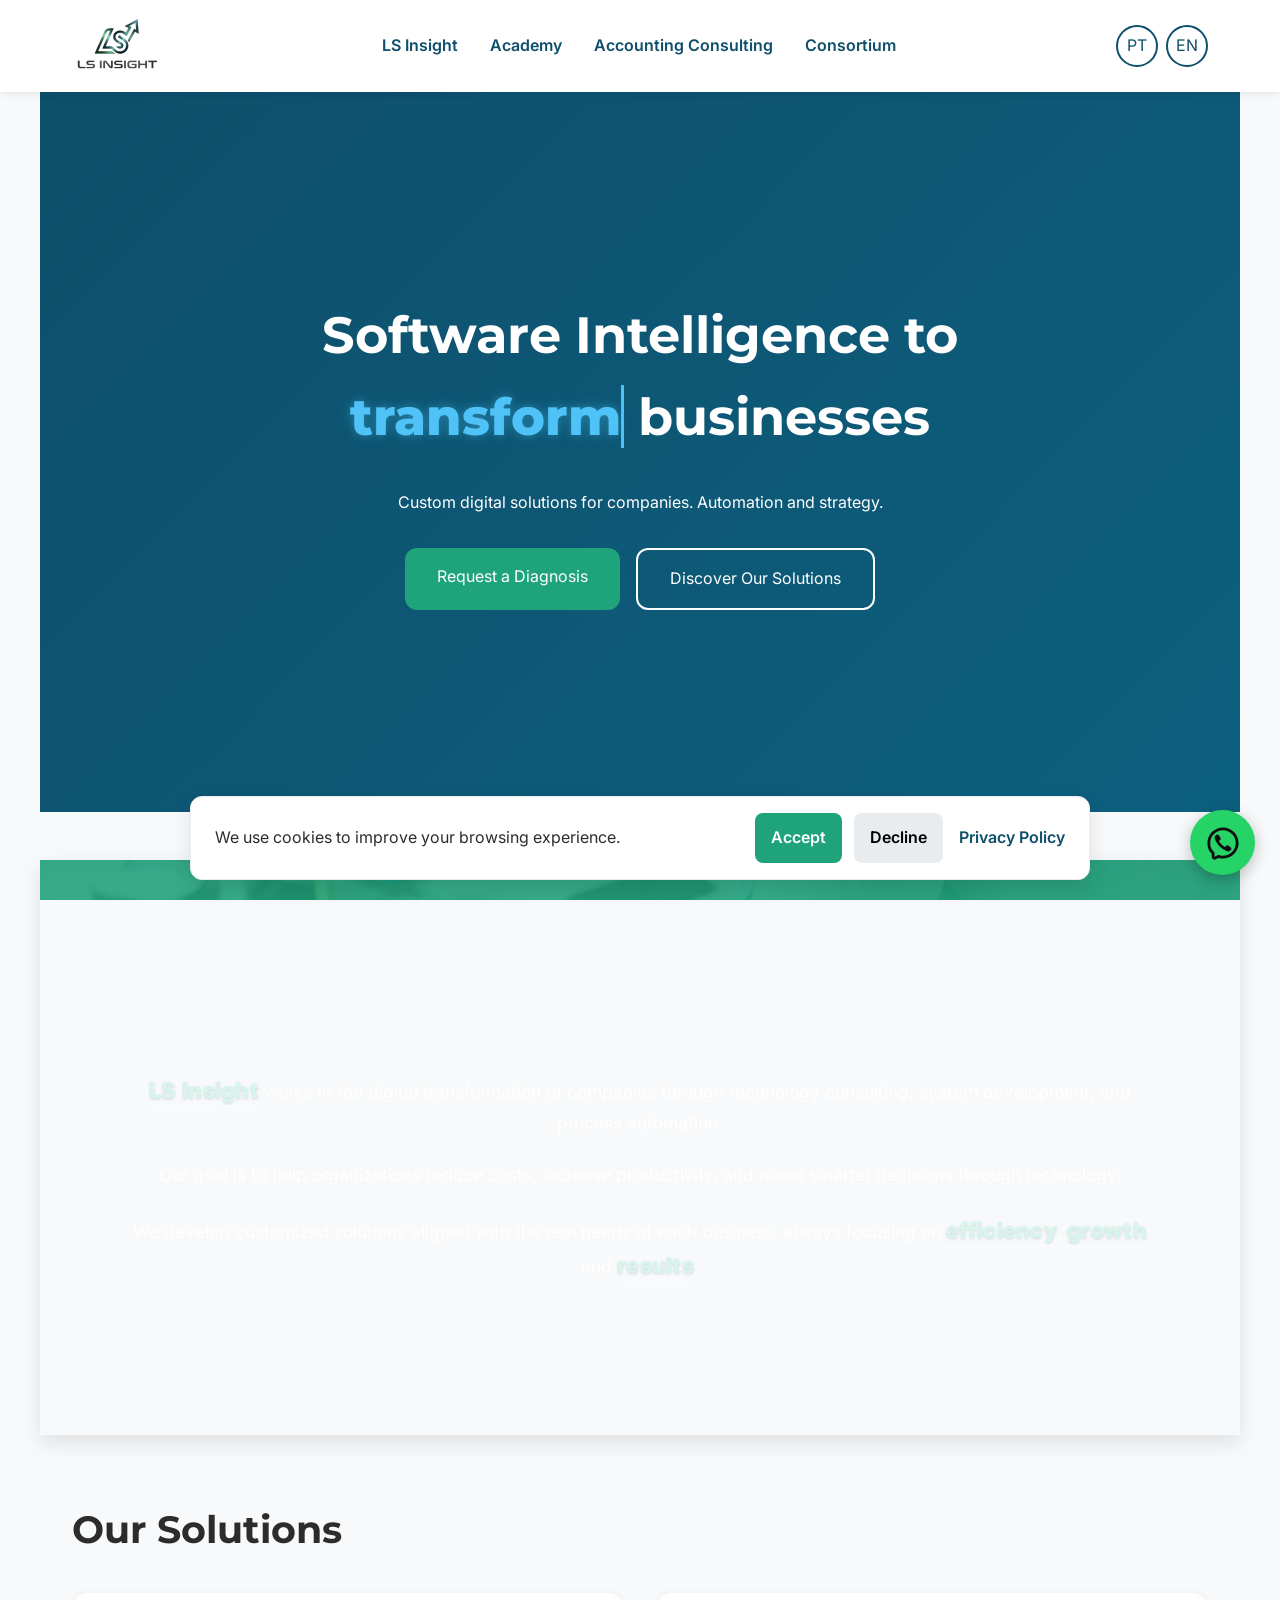
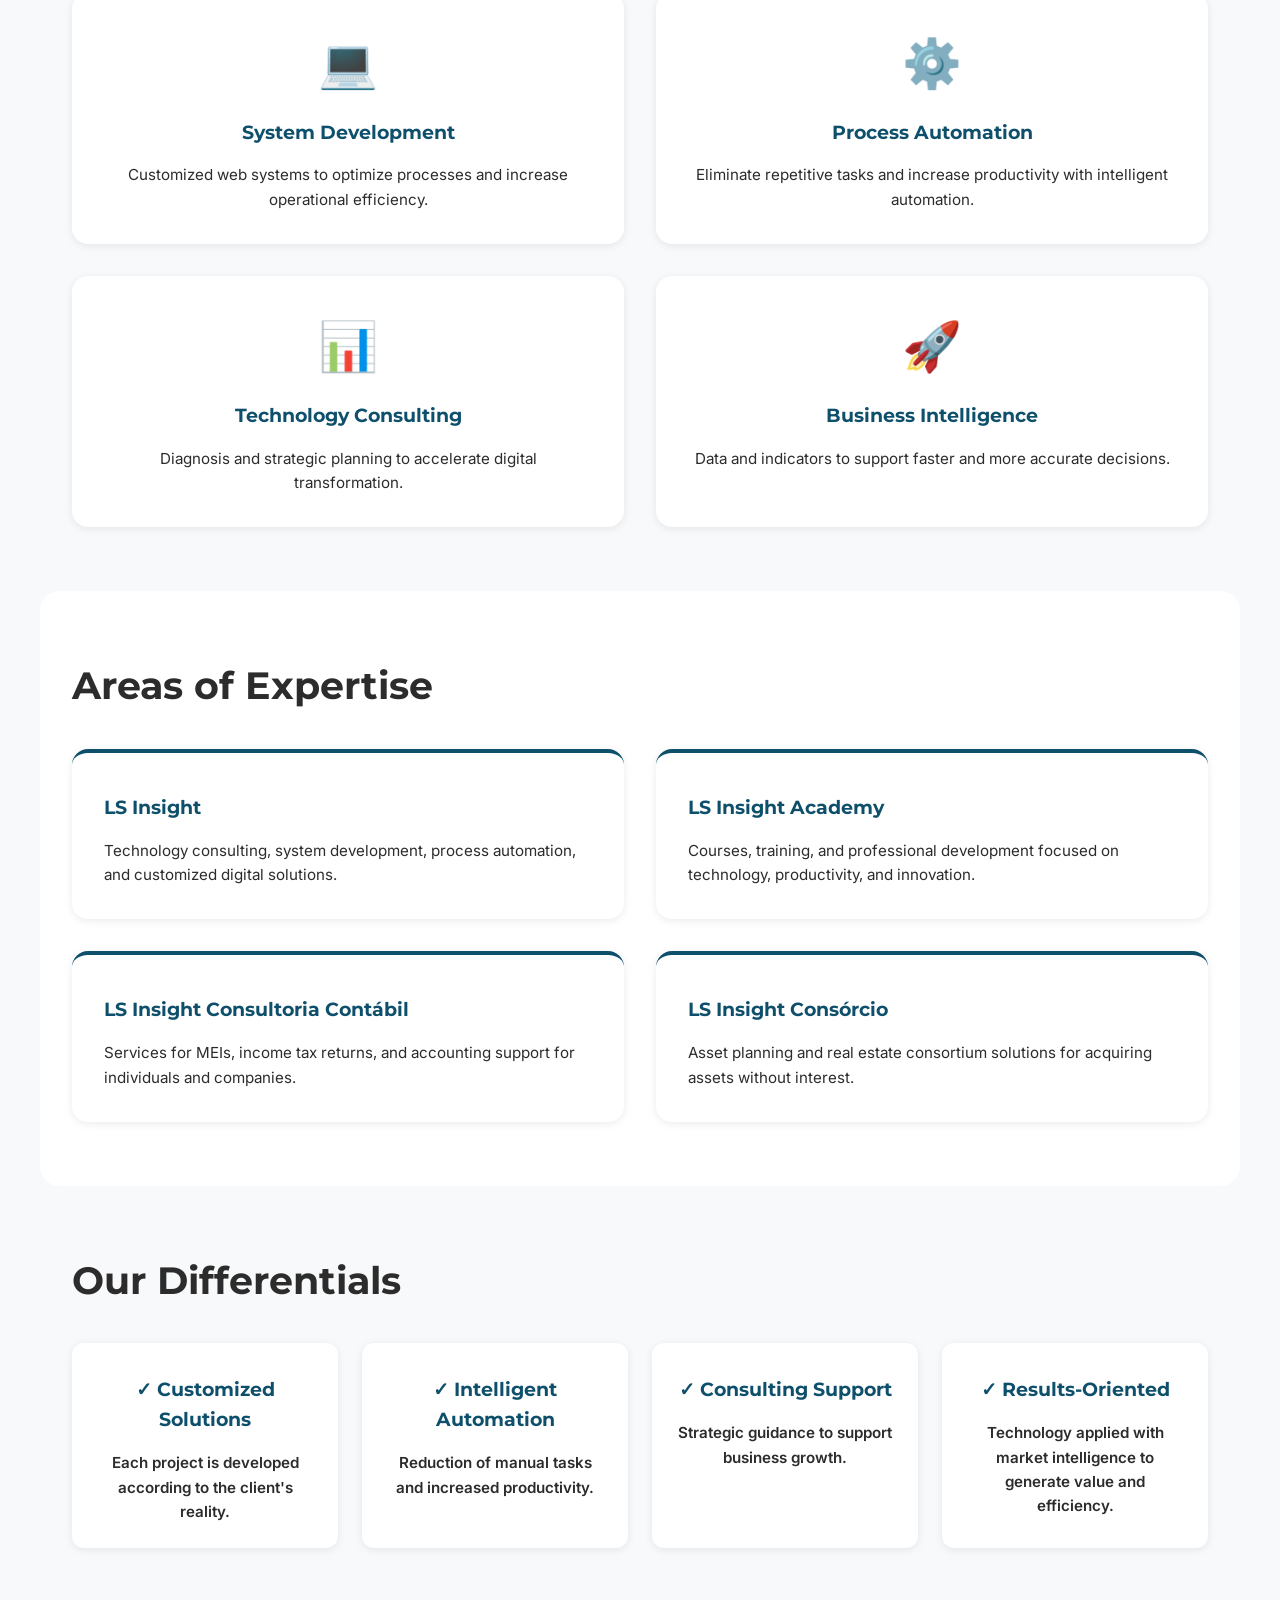
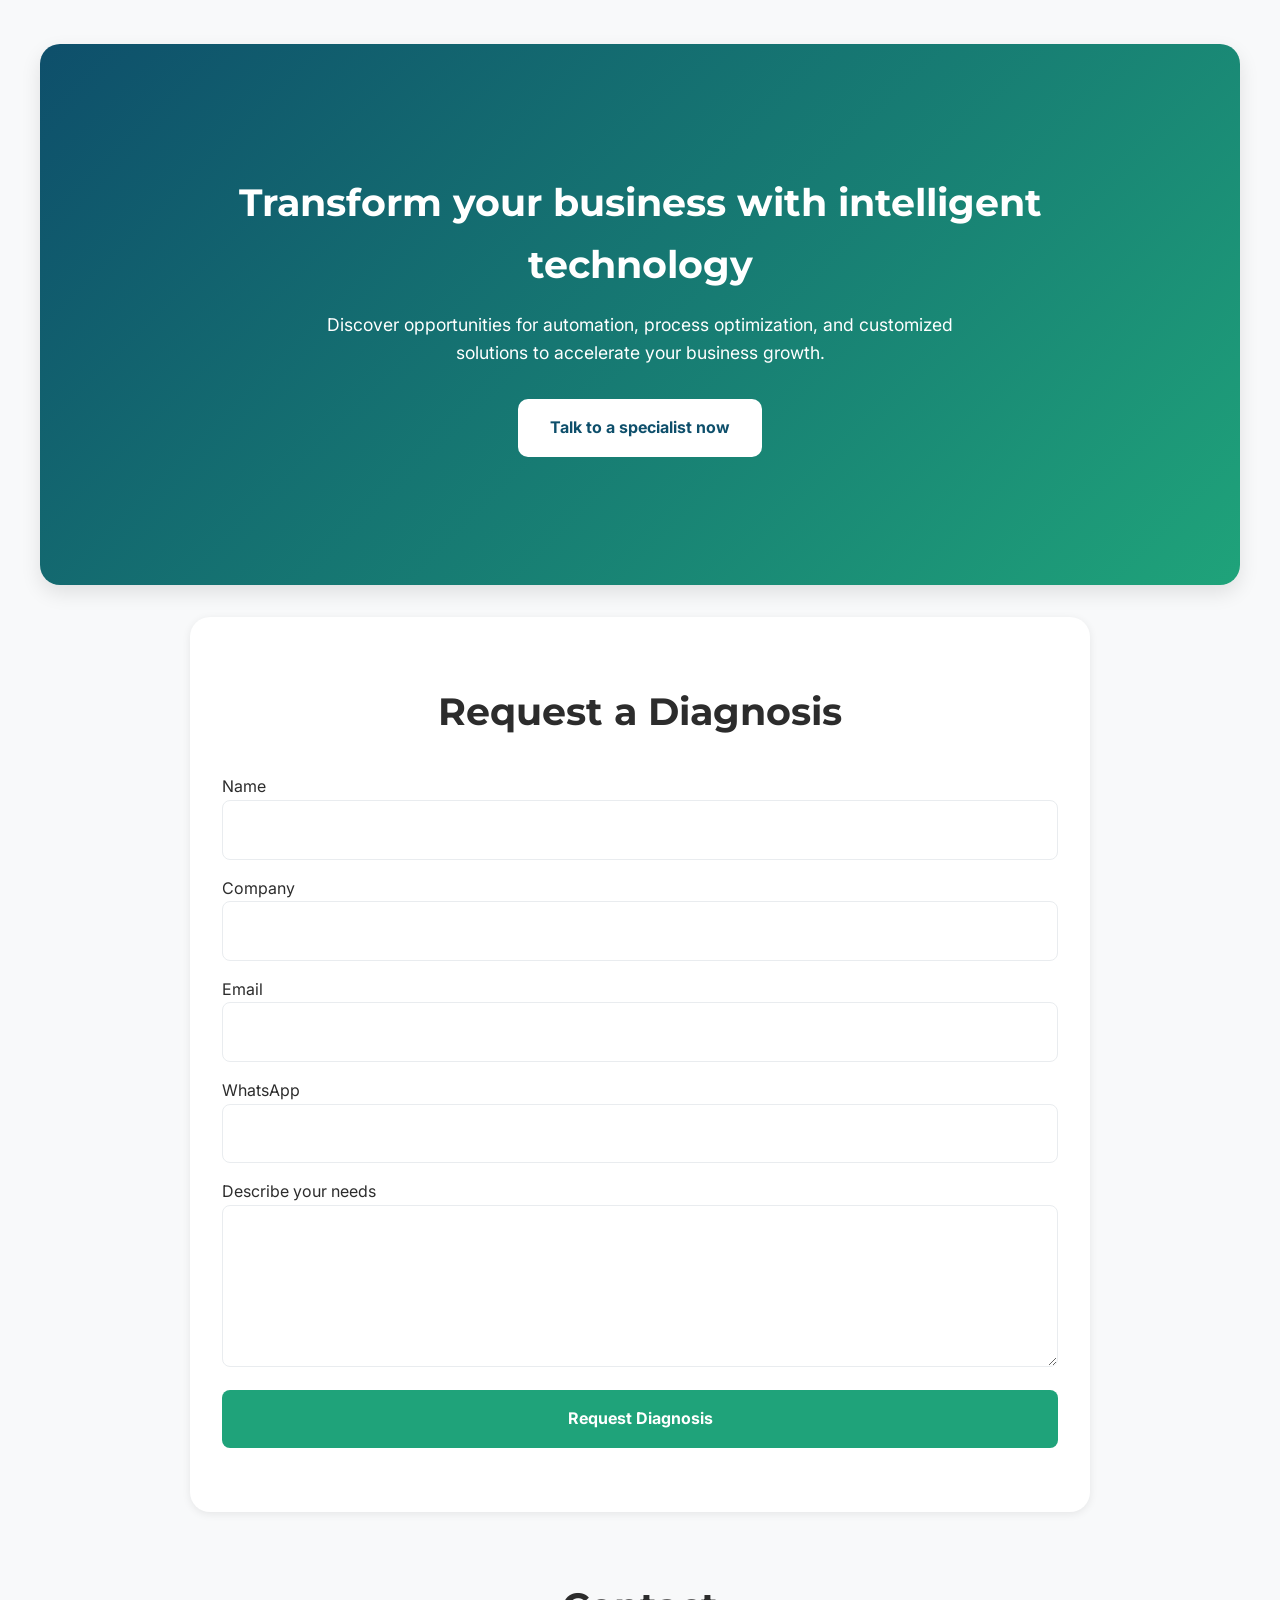
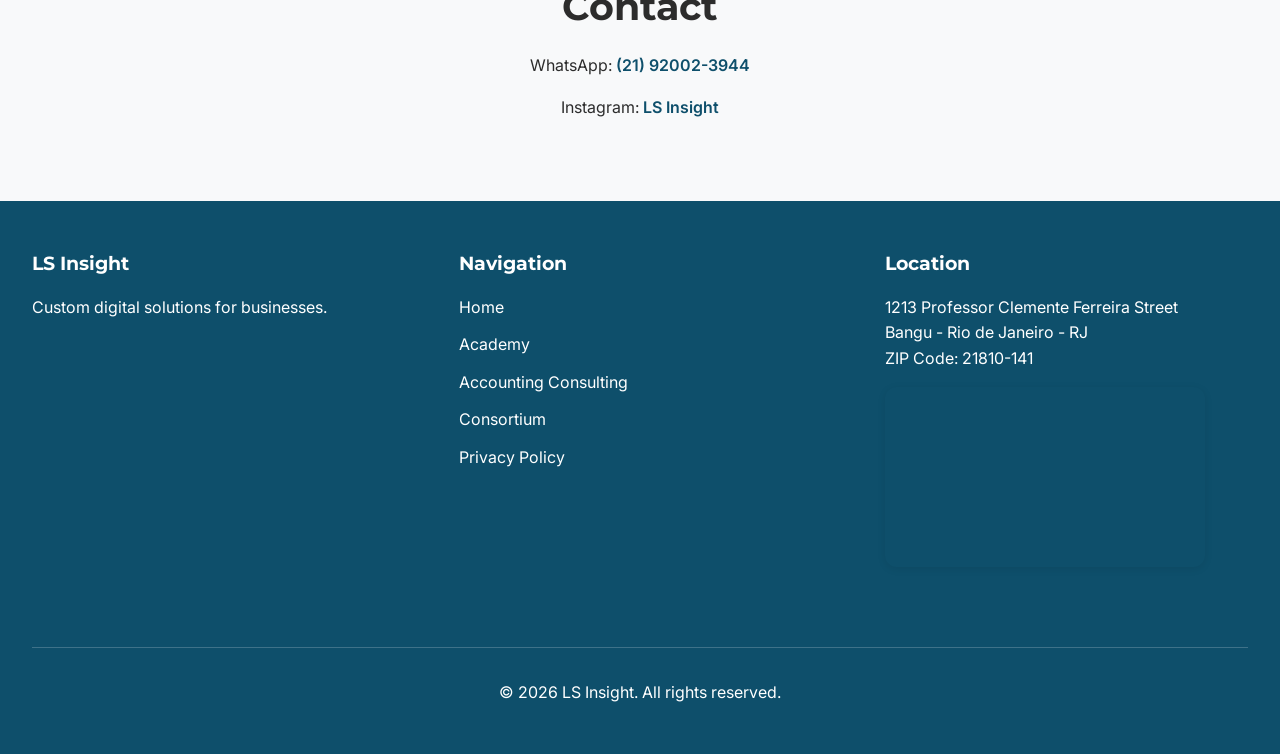
<file: index.html>
<!doctype html>
<html lang="pt-BR">
  <head>
    <meta charset="UTF-8" />
    <meta name="viewport" content="width=device-width, initial-scale=1.0" />

    <title>LS Insight | Inteligência de Software</title>

    <meta
      name="description"
      content="Soluções digitais sob medida para empresas. Automação, consultoria tecnológica e desenvolvimento de sistemas."
    />

    <meta
      name="keywords"
      content="tecnologia, software, automação, consultoria tecnológica, desenvolvimento de sistemas"
    />

    <meta name="author" content="LS Insight" />

    <link rel="stylesheet" href="./assets/css/style.css" />
    <link rel="stylesheet" href="./assets/css/reset.css" />
    <link rel="stylesheet" href="./assets/css/variables.css" />
    <link rel="stylesheet" href="./assets/css/header.css" />
    <link rel="stylesheet" href="./assets/css/hero.css" />
    <link rel="stylesheet" href="./assets/css/sections.css" />
    <link rel="stylesheet" href="./assets/css/footer.css" />
    <link rel="stylesheet" href="./assets/css/responsive.css" />
  </head>

  <body>
    <div id="cookie-banner">
      <p data-i18n="cookie_message">
        Utilizamos cookies para melhorar sua experiência de navegação.
      </p>

      <div class="cookie-actions">
        <button id="accept-cookies" data-i18n="accept_cookies">Aceitar</button>

        <button id="reject-cookies" data-i18n="reject_cookies">Recusar</button>
      </div>

      <a href="privacy.html" data-i18n="privacy_policy">
        Política de Privacidade
      </a>
    </div>
    <header id="site-header">
      <nav aria-label="Menu Principal">
        <div class="logo">
          <a href="index.html">
            <img src="./assets/images/logo/logo.png" alt="LS Insight" />
          </a>
        </div>

        <button
          id="menu-toggle"
          aria-label="Abrir menu"
          aria-expanded="false"
          aria-controls="main-menu"
        >
          ☰
        </button>

        <ul id="main-menu">
          <li>
            <a href="index.html" aria-current="page" data-i18n="menu_home">
              LS Insight
            </a>
          </li>

          <li>
            <a href="academy.html" data-i18n="menu_academy"> Academy </a>
          </li>

          <li>
            <a href="contabil.html" data-i18n="menu_accounting">
              Consultoria Contábil
            </a>
          </li>

          <li>
            <a href="consorcio.html" data-i18n="menu_consortium"> Consórcio </a>
          </li>
        </ul>

        <div class="language-selector">
          <button id="pt-btn">PT</button>

          <button id="en-btn">EN</button>
        </div>
      </nav>
    </header>
    <main>
      <section id="hero">
        <div class="hero-content">
          <h1>
            <span data-i18n="hero_title_start">
              Inteligência de Software para
            </span>

            <span
              class="typing-word"
              data-text-pt="transformar"
              data-text-en="transform"
            ></span>

            <span data-i18n="hero_title_end"> negócios </span>
          </h1>

          <p data-i18n="hero_description">
            Soluções digitais sob medida para empresas. Automação e estratégia.
          </p>

          <div class="hero-buttons">
            <a href="#diagnostic" data-i18n="hero_cta"> Peça um Diagnóstico </a>

            <a href="#services" data-i18n="hero_secondary_cta">
              Conheça Nossas Soluções
            </a>
          </div>
        </div>
      </section>
      <section id="about">
        <div class="about-overlay">
          <h2 data-i18n="about_title">Sobre a LS Insight</h2>

          <div class="about-content">
            <p>
              <span data-i18n="about_intro">A</span>
              <span class="highlight-secondary">LS Insight</span>
              <span data-i18n="about_description_1">
                atua na transformação digital de empresas por meio de
                consultoria tecnológica, desenvolvimento de sistemas e automação
                de processos.
              </span>
            </p>

            <p data-i18n="about_paragraph_2">
              Nosso objetivo é ajudar organizações a reduzirem custos,
              aumentarem a produtividade e tomarem decisões mais inteligentes
              através da tecnologia.
            </p>

            <p>
              <span data-i18n="about_paragraph_3_before">
                Desenvolvemos soluções sob medida, alinhadas às necessidades
                reais de cada negócio, sempre com foco em
              </span>

              <span class="highlight-secondary" data-i18n="about_efficiency">
                eficiência </span
              >,

              <span class="highlight-secondary" data-i18n="about_growth">
                crescimento
              </span>

              <span data-i18n="about_and"> e </span>

              <span class="highlight-secondary" data-i18n="about_results">
                resultados </span
              >.
            </p>
          </div>
        </div>
      </section>
      <section id="services">
        <h2 data-i18n="services_title">Nossas Soluções</h2>

        <div class="services-container">
          <article>
            <span class="service-icon">💻</span>

            <h3 data-i18n="service_development_title">
              Desenvolvimento de Sistemas
            </h3>

            <p data-i18n="service_development_description">
              Sistemas web personalizados para otimizar processos e aumentar a
              eficiência operacional.
            </p>
          </article>

          <article>
            <span class="service-icon">⚙️</span>

            <h3 data-i18n="service_automation_title">Automação de Processos</h3>

            <p data-i18n="service_automation_description">
              Elimine tarefas repetitivas e ganhe produtividade com automações
              inteligentes.
            </p>
          </article>

          <article>
            <span class="service-icon">📊</span>

            <h3 data-i18n="service_consulting_title">
              Consultoria Tecnológica
            </h3>

            <p data-i18n="service_consulting_description">
              Diagnóstico e planejamento estratégico para acelerar a
              transformação digital.
            </p>
          </article>

          <article>
            <span class="service-icon">🚀</span>

            <h3 data-i18n="service_business_title">Inteligência de Negócios</h3>

            <p data-i18n="service_business_description">
              Dados e indicadores para apoiar decisões mais rápidas e
              assertivas.
            </p>
          </article>
        </div>
      </section>
      <section id="business-units">
        <h2 data-i18n="business_units_title">Áreas de Atuação</h2>

        <div class="business-units-container">
          <article>
            <h3>LS Insight</h3>

            <p data-i18n="unit_main">
              Consultoria tecnológica, desenvolvimento de sistemas, automação de
              processos e soluções digitais sob medida.
            </p>
          </article>

          <article>
            <h3>LS Insight Academy</h3>

            <p data-i18n="unit_academy">
              Cursos, treinamentos e capacitação profissional voltados para
              tecnologia, produtividade e inovação.
            </p>
          </article>

          <article>
            <h3>LS Insight Consultoria Contábil</h3>

            <p data-i18n="unit_accounting">
              Serviços para MEI, declaração de imposto de renda e suporte
              contábil para pessoas físicas e empresas.
            </p>
          </article>

          <article>
            <h3>LS Insight Consórcio</h3>

            <p data-i18n="unit_consortium">
              Planejamento patrimonial e consórcios imobiliários para aquisição
              de bens sem juros.
            </p>
          </article>
        </div>
      </section>
      <section id="differentials">
        <h2 data-i18n="differentials_title">Diferenciais</h2>

        <div class="differentials-grid">
          <article>
            <h3 data-i18n="differential_custom_title">
              ✓ Soluções Personalizadas
            </h3>

            <p data-i18n="differential_custom_description">
              Cada projeto é desenvolvido conforme a realidade do cliente.
            </p>
          </article>

          <article>
            <h3 data-i18n="differential_automation_title">
              ✓ Automação Inteligente
            </h3>

            <p data-i18n="differential_automation_description">
              Redução de tarefas manuais e aumento da produtividade.
            </p>
          </article>

          <article>
            <h3 data-i18n="differential_service_title">
              ✓ Atendimento Consultivo
            </h3>

            <p data-i18n="differential_service_description">
              Orientação estratégica para apoiar o crescimento do negócio.
            </p>
          </article>

          <article>
            <h3 data-i18n="differential_results_title">✓ Foco em Resultados</h3>

            <p data-i18n="differential_results_description">
              Tecnologia aplicada com inteligência de mercado para gerar valor e
              eficiência.
            </p>
          </article>
        </div>
      </section>
      <section id="cta-section">
        <div class="cta-container">
          <h2 data-i18n="cta_title">
            Transforme sua empresa com tecnologia inteligente
          </h2>

          <p data-i18n="cta_description">
            Descubra oportunidades de automação, otimização de processos e
            desenvolvimento de soluções personalizadas para acelerar o
            crescimento do seu negócio.
          </p>

          <a href="#diagnostic" class="cta-button" data-i18n="cta_button">
            Falar com um especialista agora
          </a>
        </div>
      </section>
      <section id="diagnostic">
        <h2 data-i18n="diagnostic_title">Solicite um Diagnóstico</h2>

        <form id="diagnostic-form">
          <div>
            <label for="name" data-i18n="label_name"> Nome </label>

            <input
              type="text"
              id="name"
              name="name"
              autocomplete="name"
              required
            />
          </div>

          <div>
            <label for="company" data-i18n="label_company"> Empresa </label>

            <input
              type="text"
              id="company"
              name="company"
              autocomplete="organization"
            />
          </div>

          <div>
            <label for="email" data-i18n="label_email"> E-mail </label>

            <input
              type="email"
              id="email"
              name="email"
              autocomplete="email"
              required
            />
          </div>

          <div>
            <label for="phone" data-i18n="label_phone"> WhatsApp </label>

            <input type="tel" id="phone" name="phone" autocomplete="tel" />
          </div>

          <div>
            <label for="message" data-i18n="label_message">
              Descreva sua necessidade
            </label>

            <textarea id="message" name="message" rows="5" required></textarea>
          </div>

          <button type="submit" data-i18n="submit_diagnostic">
            Solicitar Diagnóstico
          </button>
        </form>
      </section>
      <section id="contact">
        <h2 data-i18n="contact_title">Contato</h2>

        <p>
          <span data-i18n="contact_whatsapp"> WhatsApp: </span>

          <a href="#"> (21) 92002-3944 </a>
        </p>

        <p>
          <span data-i18n="contact_instagram"> Instagram: </span>

          <a href="https://www.instagram.com/ls_insight/"> LS Insight </a>
        </p>
      </section>
    </main>
    <footer id="site-footer">
      <section>
        <h3>LS Insight</h3>

        <p data-i18n="footer_description">
          Soluções digitais sob medida para empresas.
        </p>
      </section>

      <section>
        <h3 data-i18n="footer_navigation">Navegação</h3>

        <nav>
          <a href="index.html" data-i18n="footer_home"> Home </a>

          <a href="academy.html" data-i18n="footer_academy"> Academy </a>

          <a href="contabil.html" data-i18n="footer_accounting">
            Consultoria Contábil
          </a>

          <a href="consorcio.html" data-i18n="footer_consortium"> Consórcio </a>

          <a href="privacy.html" data-i18n="footer_privacy">
            Política de Privacidade
          </a>
        </nav>
      </section>

      <section class="footer-location">
        <h3 data-i18n="footer_location">Localização</h3>

        <p>
          <span data-i18n="footer_address">
            Rua Professor Clemente Ferreira, 1213
          </span>

          <br />

          <span data-i18n="footer_city"> Bangu - Rio de Janeiro - RJ </span>

          <br />

          <span data-i18n="footer_zip"> CEP: 21810-141 </span>
        </p>

        <a
          href="https://www.google.com/maps/search/?api=1&query=Rua+Professor+Clemente+Ferreira%2C+1213%2C+Bangu%2C+Rio+de+Janeiro%2C+RJ%2C+21810-141"
          target="_blank"
          rel="noopener noreferrer"
          aria-label="Abrir localização da LS Insight no Google Maps"
        >
          <div class="footer-map">
            <iframe
              src="https://www.google.com/maps?q=Rua+Professor+Clemente+Ferreira,+1213,+Bangu,+Rio+de+Janeiro,+RJ,+21810-141&output=embed"
              loading="lazy"
              title="Localização da LS Insight"
            ></iframe>
          </div>
        </a>
      </section>

      <div class="footer-bottom">
        <p data-i18n="footer_rights">
          © 2026 LS Insight. Todos os direitos reservados.
        </p>
      </div>
    </footer>
    <script src="./assets/js/language.js"></script>
    <script src="./assets/js/validation.js"></script>
    <script src="./assets/js/main.js"></script>
    <a
      href="https://wa.me/5521920023944"
      class="whatsapp-float"
      target="_blank"
      rel="noopener noreferrer"
      aria-label="Conversar pelo WhatsApp"
    >
      <img src="./assets/images/icons/whatsapp.svg" alt="WhatsApp" />
    </a>
  </body>
</html>
</file>
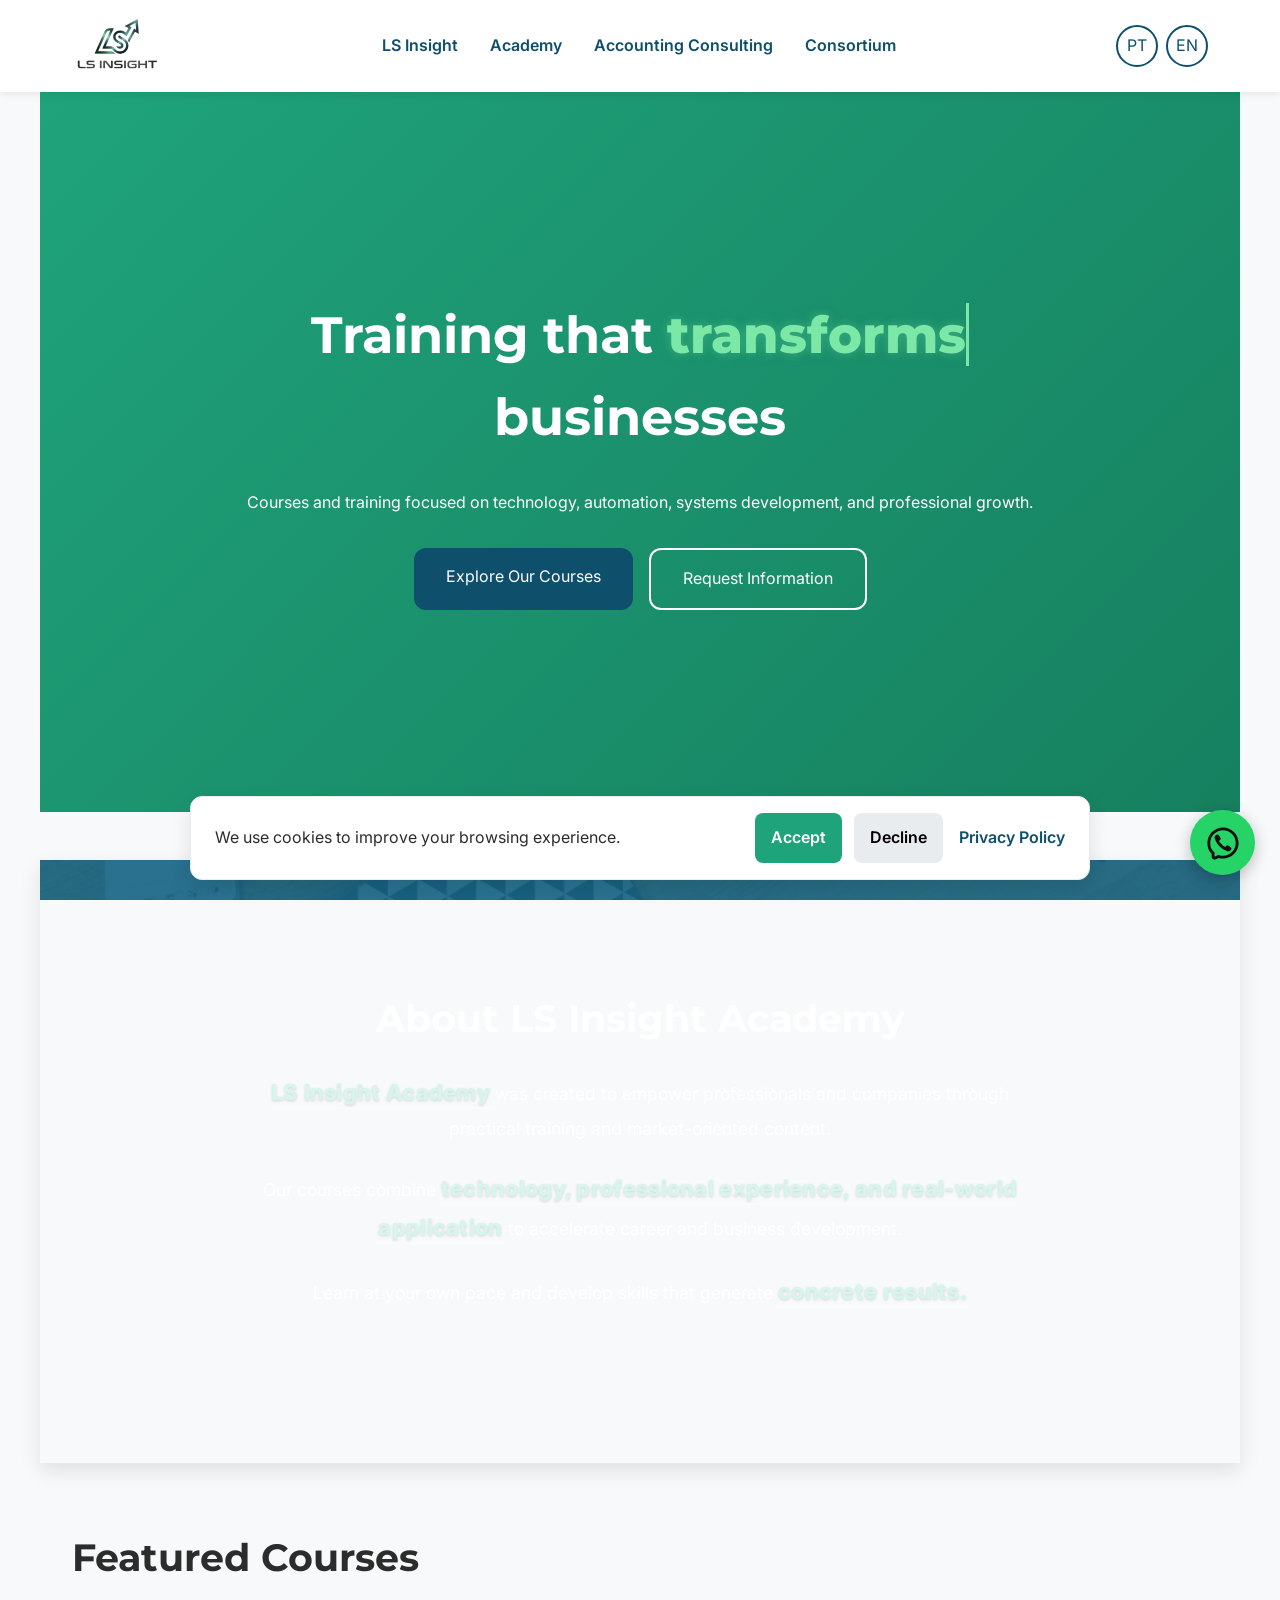
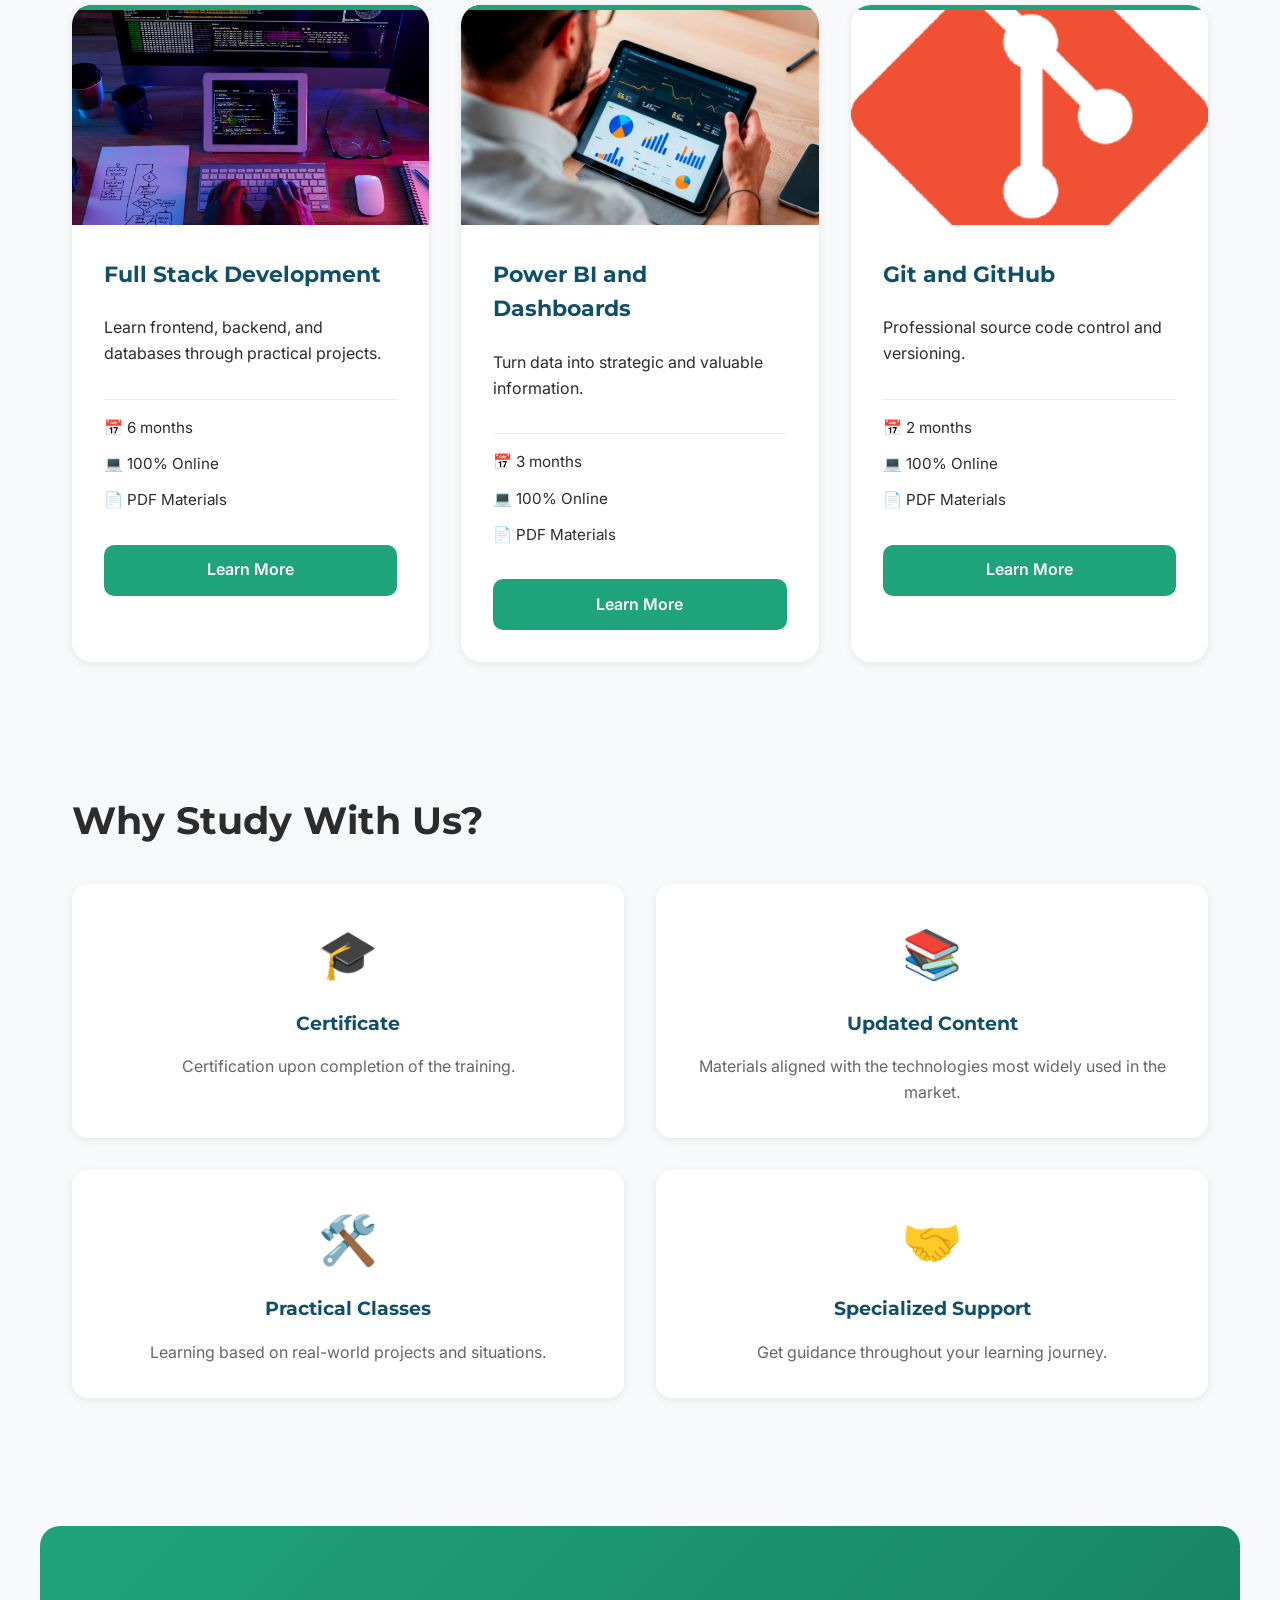
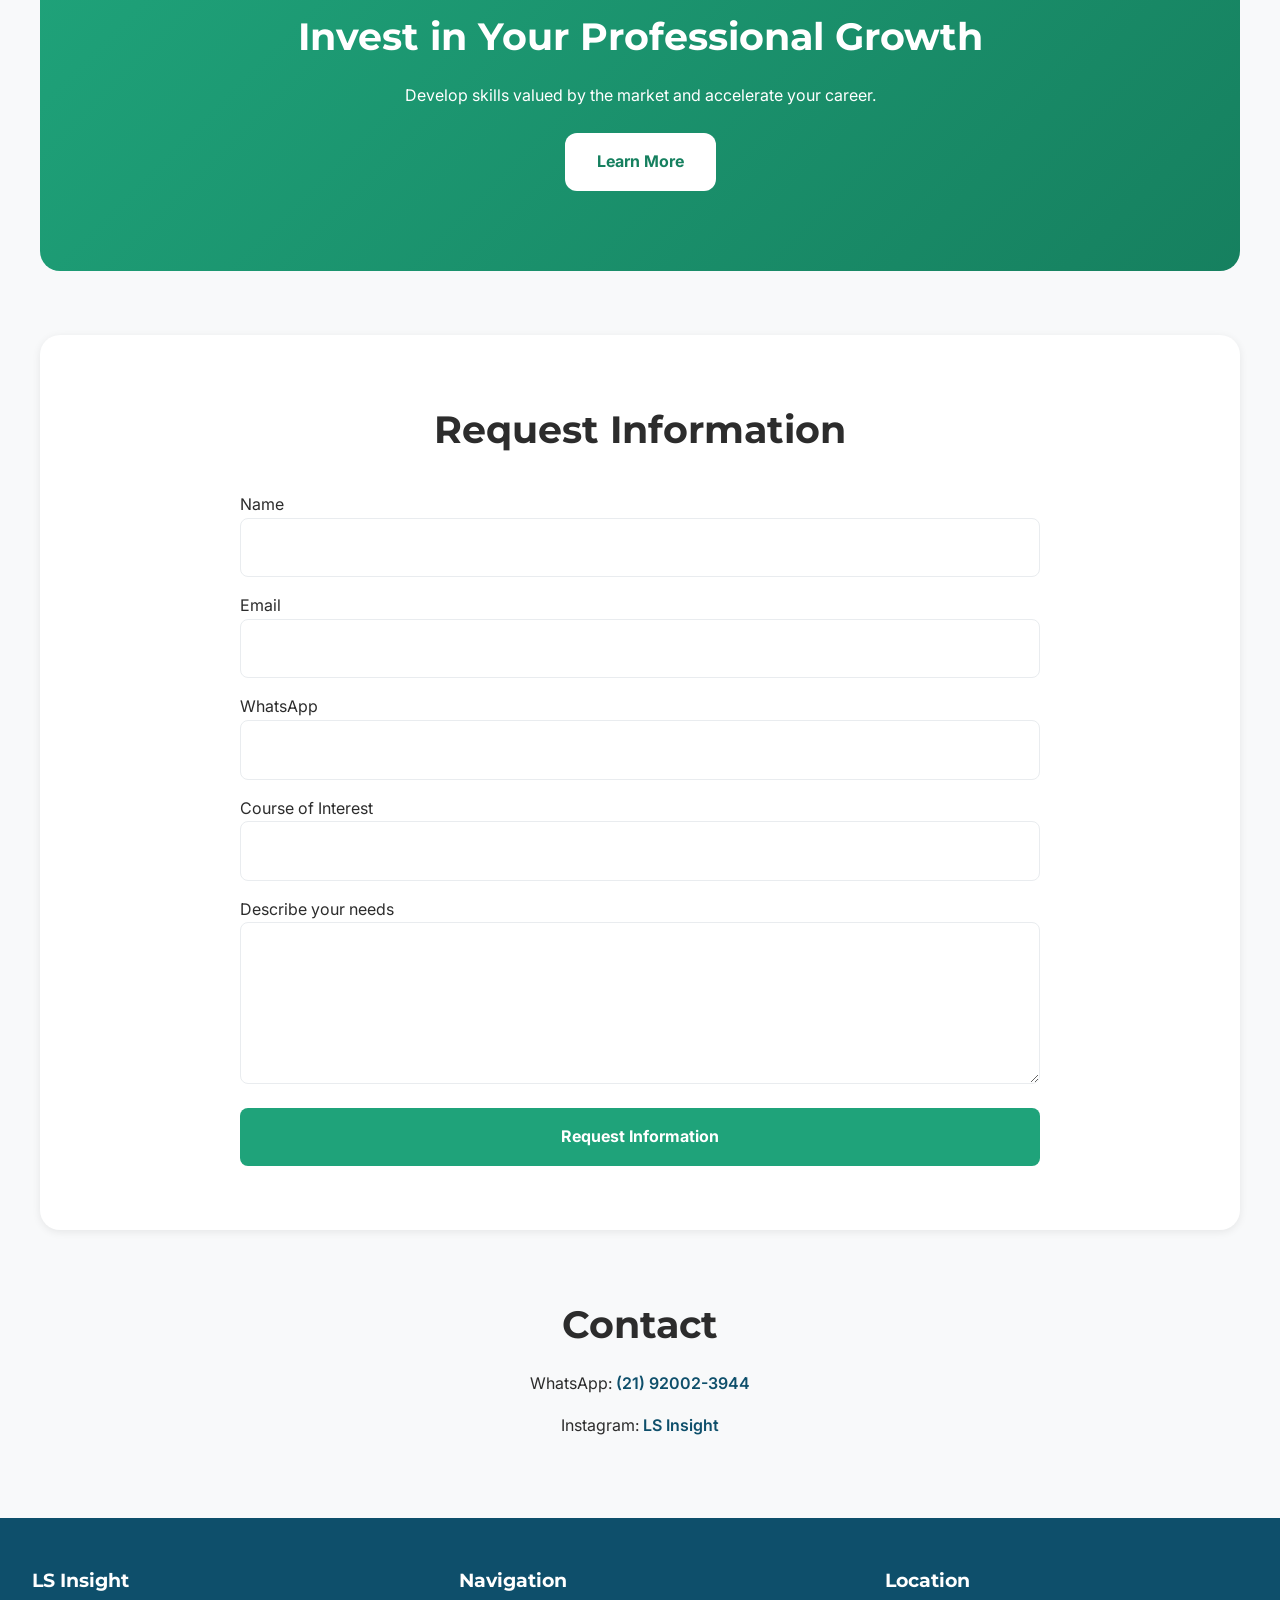
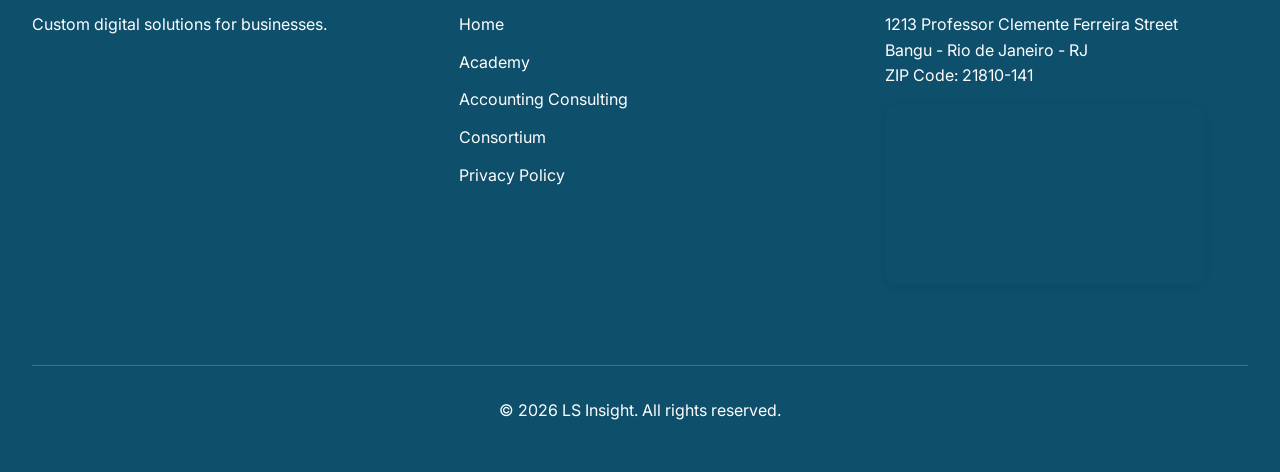
<file: academy.html>
<!doctype html>
<html lang="pt-BR">
  <head>
    <meta charset="UTF-8" />
    <meta name="viewport" content="width=device-width, initial-scale=1.0" />

    <title>LS Insight | Inteligência de Software</title>

    <meta
      name="description"
      content="Soluções digitais sob medida para empresas. Automação, consultoria tecnológica e desenvolvimento de sistemas."
    />

    <meta
      name="keywords"
      content="tecnologia, software, automação, consultoria tecnológica, desenvolvimento de sistemas"
    />

    <meta name="author" content="LS Insight" />

    <link rel="stylesheet" href="./assets/css/style.css" />
    <link rel="stylesheet" href="./assets/css/academy.css" />
    <link rel="stylesheet" href="./assets/css/reset.css" />
    <link rel="stylesheet" href="./assets/css/variables.css" />
    <link rel="stylesheet" href="./assets/css/header.css" />
    <link rel="stylesheet" href="./assets/css/hero.css" />
    <link rel="stylesheet" href="./assets/css/sections.css" />
    <link rel="stylesheet" href="./assets/css/footer.css" />
    <link rel="stylesheet" href="./assets/css/responsive.css" />
  </head>

  <body>
    <div id="cookie-banner">
      <p data-i18n="cookie_message">
        Utilizamos cookies para melhorar sua experiência de navegação.
      </p>

      <div class="cookie-actions">
        <button id="accept-cookies" data-i18n="accept_cookies">Aceitar</button>

        <button id="reject-cookies" data-i18n="reject_cookies">Recusar</button>
      </div>

      <a href="privacy.html" data-i18n="privacy_policy">
        Política de Privacidade
      </a>
    </div>
    <header id="site-header">
      <nav aria-label="Menu Principal">
        <div class="logo">
          <a href="index.html">
            <img src="./assets/images/logo/logo.png" alt="LS Insight" />
          </a>
        </div>

        <button
          id="menu-toggle"
          aria-label="Abrir menu"
          aria-expanded="false"
          aria-controls="main-menu"
        >
          ☰
        </button>

        <ul id="main-menu">
          <li>
            <a href="index.html" aria-current="page" data-i18n="menu_home">
              LS Insight
            </a>
          </li>

          <li>
            <a href="academy.html" data-i18n="menu_academy"> Academy </a>
          </li>

          <li>
            <a href="contabil.html" data-i18n="menu_accounting">
              Consultoria Contábil
            </a>
          </li>

          <li>
            <a href="consorcio.html" data-i18n="menu_consortium"> Consórcio </a>
          </li>
        </ul>

        <div class="language-selector">
          <button id="pt-btn">PT</button>

          <button id="en-btn">EN</button>
        </div>
      </nav>
    </header>

    <main>
      <section id="academy-hero">
        <div class="academy-hero-content">
          <h1>
            <span data-i18n="academy_title_start"> Capacitação que </span>

            <span
              class="typing-word"
              data-text-pt="transforma"
              data-text-en="transforms"
            ></span>

            <span data-i18n="hero_title_end"> carreiras </span>
          </h1>

          <p data-i18n="academy_hero_description">
            Cursos e treinamentos voltados para tecnologia, automação,
            desenvolvimento de sistemas e crescimento profissional.
          </p>

          <div class="academy-hero-buttons">
            <a href="#featured-courses" data-i18n="academy_hero_courses">
              Conheça os Cursos
            </a>

            <a href="#academy-contact" data-i18n="academy_hero_contact">
              Solicitar Informações
            </a>
          </div>
        </div>
      </section>

      <section id="about-academy">
        <div class="about-overlay">
          <h2 data-i18n="academy_about_title">Sobre a LS Insight Academy</h2>

          <div class="about-content">
            <p>
              <span data-i18n="academy_about_1_start"> A </span>

              <span class="highlight-secondary"> LS Insight Academy </span>

              <span data-i18n="academy_about_1_end">
                nasceu para capacitar profissionais e empresas através de
                treinamentos práticos e conteúdos voltados ao mercado.
              </span>
            </p>

            <p>
              <span data-i18n="academy_about_2_start">
                Nossos cursos unem
              </span>

              <span
                class="highlight-secondary"
                data-i18n="academy_about_2_highlight"
              >
                tecnologia, experiência profissional e aplicação real
              </span>

              <span data-i18n="academy_about_2_end">
                para acelerar o desenvolvimento de carreiras e negócios.
              </span>
            </p>

            <p>
              <span data-i18n="academy_about_3_start">
                Aprenda no seu ritmo e desenvolva habilidades que geram
              </span>

              <span
                class="highlight-secondary"
                data-i18n="academy_about_3_highlight"
              >
                resultados concretos.
              </span>
            </p>
          </div>
        </div>
      </section>

      <section id="featured-courses">
        <h2 data-i18n="academy_courses_title">Cursos em Destaque</h2>

        <div class="courses-grid">
          <article class="course-card">
            <img
              src="./assets/images/courses/fullstack.jpg"
              alt="Curso Desenvolvimento Full Stack"
            />

            <div class="course-content">
              <h3 data-i18n="course_fullstack_title">Dev. Full Stack</h3>

              <p data-i18n="course_fullstack_description">
                Aprenda frontend, backend e banco de dados com projetos
                práticos.
              </p>

              <div class="course-details">
                <span data-i18n="course_fullstack_duration"> 📅 6 meses </span>

                <span data-i18n="course_online"> 💻 100% Online </span>

                <span data-i18n="course_material"> 📄 Material PDF </span>
              </div>

              <a href="#" class="course-btn" data-i18n="course_learn_more">
                Saiba Mais
              </a>
            </div>
          </article>

          <article class="course-card">
            <img
              src="./assets/images/courses/dashboard.jpg"
              alt="Curso Power BI e Dashboards"
            />

            <div class="course-content">
              <h3 data-i18n="course_powerbi_title">Power BI e Dashboards</h3>

              <p data-i18n="course_powerbi_description">
                Transforme dados em informações estratégicas.
              </p>

              <div class="course-details">
                <span data-i18n="course_powerbi_duration"> 📅 3 meses </span>

                <span data-i18n="course_online"> 💻 100% Online </span>

                <span data-i18n="course_material"> 📄 Material PDF </span>
              </div>

              <a href="#" class="course-btn" data-i18n="course_learn_more">
                Saiba Mais
              </a>
            </div>
          </article>

          <article class="course-card">
            <img
              src="./assets/images/courses/git_github.png"
              alt="Curso de Git e Github"
            />

            <div class="course-content">
              <h3 data-i18n="course_git_title">Git e GitHub</h3>

              <p data-i18n="course_git_description">
                Controle e versionamento profissional de código-fonte.
              </p>

              <div class="course-details">
                <span data-i18n="course_git_duration"> 📅 2 meses </span>

                <span data-i18n="course_online"> 💻 100% Online </span>

                <span data-i18n="course_material"> 📄 Material PDF </span>
              </div>

              <a href="#" class="course-btn" data-i18n="course_learn_more">
                Saiba Mais
              </a>
            </div>
          </article>
        </div>
      </section>

      <section id="academy-benefits">
        <h2 data-i18n="academy_benefits_title">Por que estudar conosco?</h2>

        <div class="benefits-grid">
          <article>
            <span class="benefit-icon">🎓</span>

            <h3 data-i18n="benefit_certificate">Certificado</h3>

            <p data-i18n="benefit_certificate_description">
              Certificação ao concluir os treinamentos.
            </p>
          </article>

          <article>
            <span class="benefit-icon">📚</span>

            <h3 data-i18n="benefit_updated">Conteúdo Atualizado</h3>

            <p data-i18n="benefit_updated_description">
              Materiais alinhados às tecnologias mais utilizadas pelo mercado.
            </p>
          </article>

          <article>
            <span class="benefit-icon">🛠️</span>

            <h3 data-i18n="benefit_practical">Aulas Práticas</h3>

            <p data-i18n="benefit_practical_description">
              Aprendizado baseado em projetos e situações reais.
            </p>
          </article>

          <article>
            <span class="benefit-icon">🤝</span>

            <h3 data-i18n="benefit_support">Suporte Especializado</h3>

            <p data-i18n="benefit_support_description">
              Conte com orientação durante sua jornada de aprendizado.
            </p>
          </article>
        </div>
      </section>

      <section id="academy-cta">
        <h2 data-i18n="academy_cta_title">
          Invista no seu crescimento profissional
        </h2>

        <p data-i18n="academy_cta_description">
          Desenvolva habilidades valorizadas pelo mercado e acelere sua
          carreira.
        </p>

        <a href="#academy-contact" data-i18n="academy_cta_button">
          Quero Saber Mais
        </a>
      </section>

      <section id="academy-contact">
        <h2 data-i18n="academy_contact_title">Solicite Informações</h2>

        <form id="academy-contact-form">
          <div>
            <label for="academy-name" data-i18n="label_name"> Nome </label>

            <input
              type="text"
              id="academy-name"
              name="name"
              autocomplete="name"
              required
            />
          </div>

          <div>
            <label for="academy-email" data-i18n="label_email"> E-mail </label>

            <input
              type="email"
              id="academy-email"
              name="email"
              autocomplete="email"
              required
            />
          </div>

          <div>
            <label for="academy-phone" data-i18n="label_phone">
              WhatsApp
            </label>

            <input
              type="tel"
              id="academy-phone"
              name="phone"
              autocomplete="tel"
            />
          </div>

          <div>
            <label for="academy-course" data-i18n="academy_course_label">
              Curso de Interesse
            </label>

            <input type="text" id="academy-course" name="course" />
          </div>

          <div>
            <label for="academy-message" data-i18n="label_message">
              Mensagem
            </label>

            <textarea
              id="academy-message"
              name="message"
              rows="5"
              required
            ></textarea>
          </div>

          <button type="submit" data-i18n="academy_contact_submit">
            Solicitar Informações
          </button>
        </form>
      </section>

      <section id="contact">
        <h2 data-i18n="contact_title">Contato</h2>

        <p>
          <span data-i18n="contact_whatsapp">WhatsApp:</span>
          <a href="#"> (21) 92002-3944 </a>
        </p>

        <p>
          <span data-i18n="contact_instagram">Instagram:</span>
          <a href="https://www.instagram.com/ls_insight/"> LS Insight </a>
        </p>
      </section>
    </main>

    <footer id="site-footer">
      <section>
        <h3>LS Insight</h3>

        <p data-i18n="footer_description">
          Soluções digitais sob medida para empresas.
        </p>
      </section>

      <section>
        <h3 data-i18n="footer_navigation">Navegação</h3>

        <nav>
          <a href="index.html" data-i18n="footer_home"> Home </a>

          <a href="academy.html" data-i18n="footer_academy"> Academy </a>

          <a href="contabil.html" data-i18n="footer_accounting">
            Consultoria Contábil
          </a>

          <a href="consorcio.html" data-i18n="footer_consortium"> Consórcio </a>

          <a href="privacy.html" data-i18n="footer_privacy">
            Política de Privacidade
          </a>
        </nav>
      </section>

      <section class="footer-location">
        <h3 data-i18n="footer_location">Localização</h3>

        <p>
          <span data-i18n="footer_address">
            Rua Professor Clemente Ferreira, 1213
          </span>

          <br />

          <span data-i18n="footer_city"> Bangu - Rio de Janeiro - RJ </span>

          <br />

          <span data-i18n="footer_zip"> CEP: 21810-141 </span>
        </p>

        <a
          href="https://www.google.com/maps/search/?api=1&query=Rua+Professor+Clemente+Ferreira%2C+1213%2C+Bangu%2C+Rio+de+Janeiro%2C+RJ%2C+21810-141"
          target="_blank"
          rel="noopener noreferrer"
          aria-label="Abrir localização da LS Insight no Google Maps"
        >
          <div class="footer-map">
            <iframe
              src="https://www.google.com/maps?q=Rua+Professor+Clemente+Ferreira,+1213,+Bangu,+Rio+de+Janeiro,+RJ,+21810-141&output=embed"
              loading="lazy"
              title="Localização da LS Insight"
            ></iframe>
          </div>
        </a>
      </section>

      <div class="footer-bottom">
        <p data-i18n="footer_rights">
          © 2026 LS Insight. Todos os direitos reservados.
        </p>
      </div>
    </footer>

    <script src="./assets/js/language.js"></script>
    <script src="./assets/js/validation.js"></script>
    <script src="./assets/js/main.js"></script>

    <a
      href="https://wa.me/5521920023944"
      class="whatsapp-float"
      target="_blank"
      rel="noopener noreferrer"
      aria-label="Conversar pelo WhatsApp"
    >
      <img src="./assets/images/icons/whatsapp.svg" alt="WhatsApp" />
    </a>
  </body>
</html>
</file>
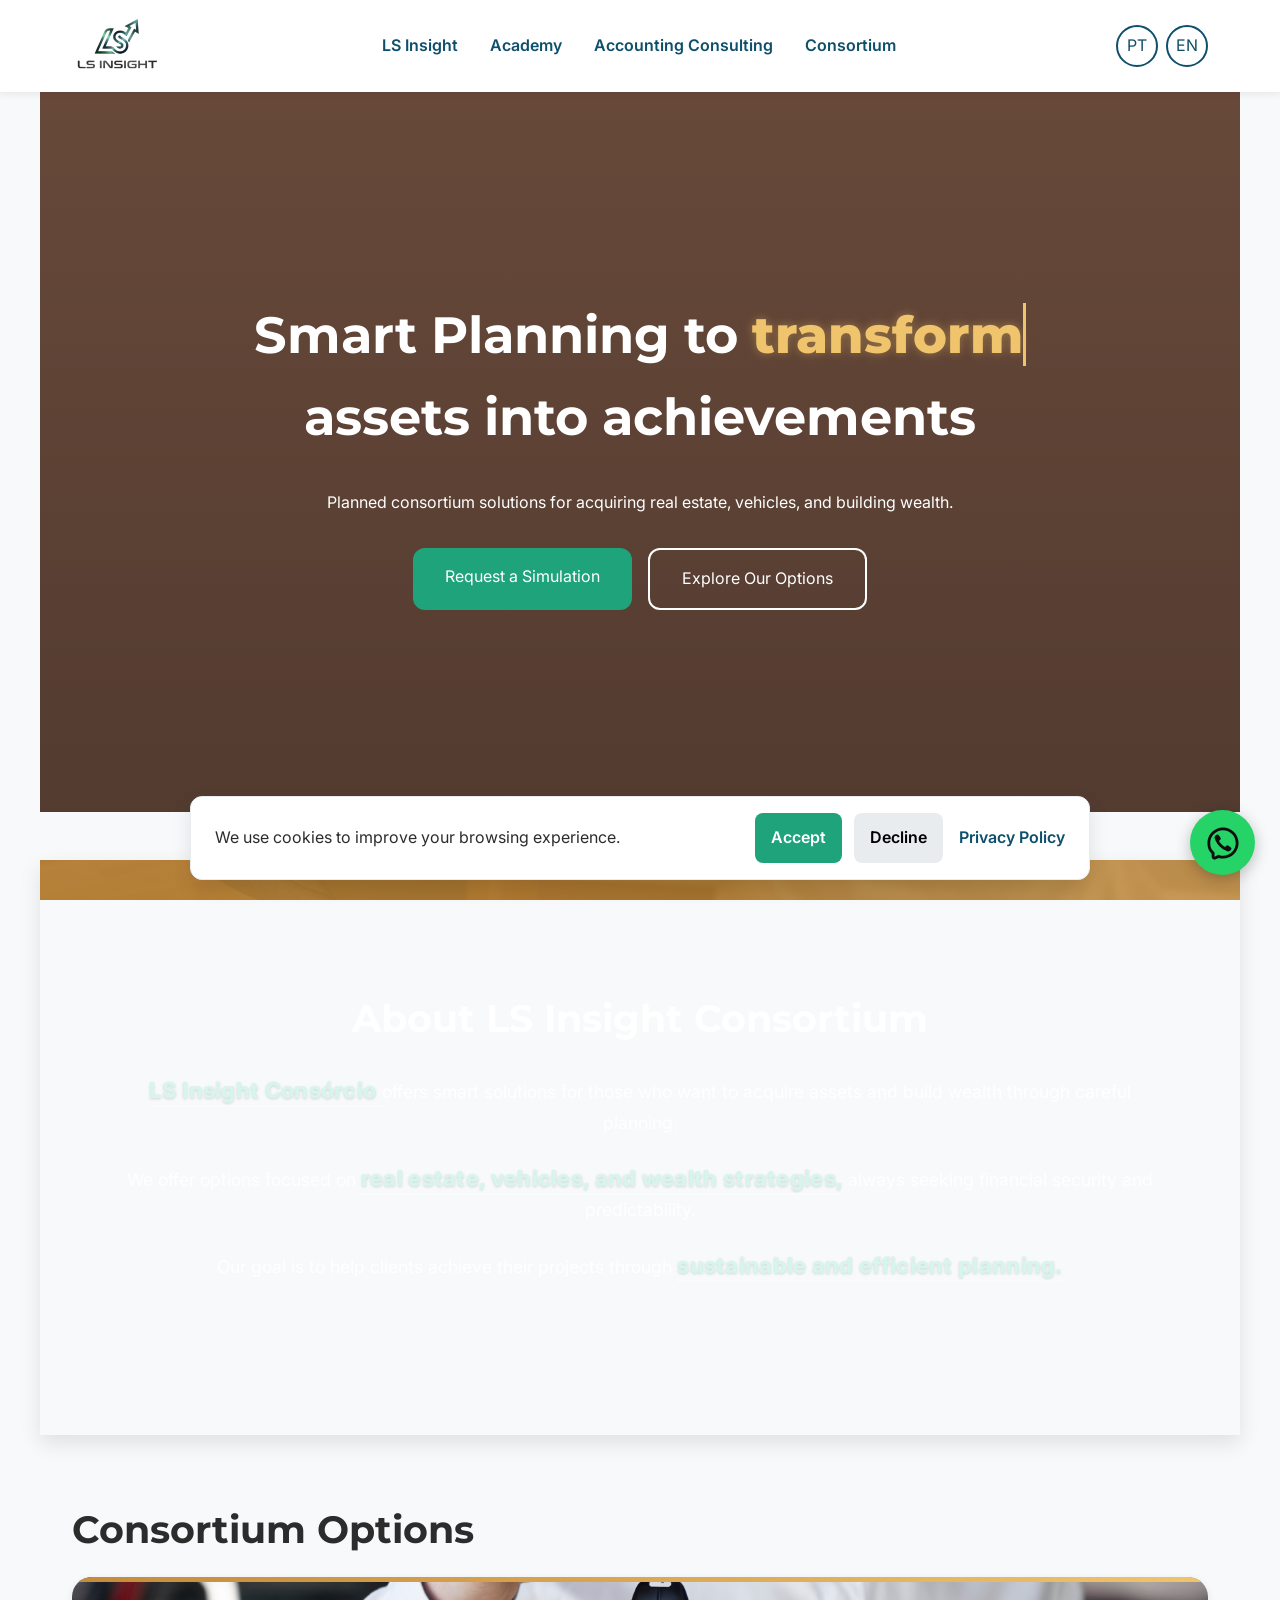
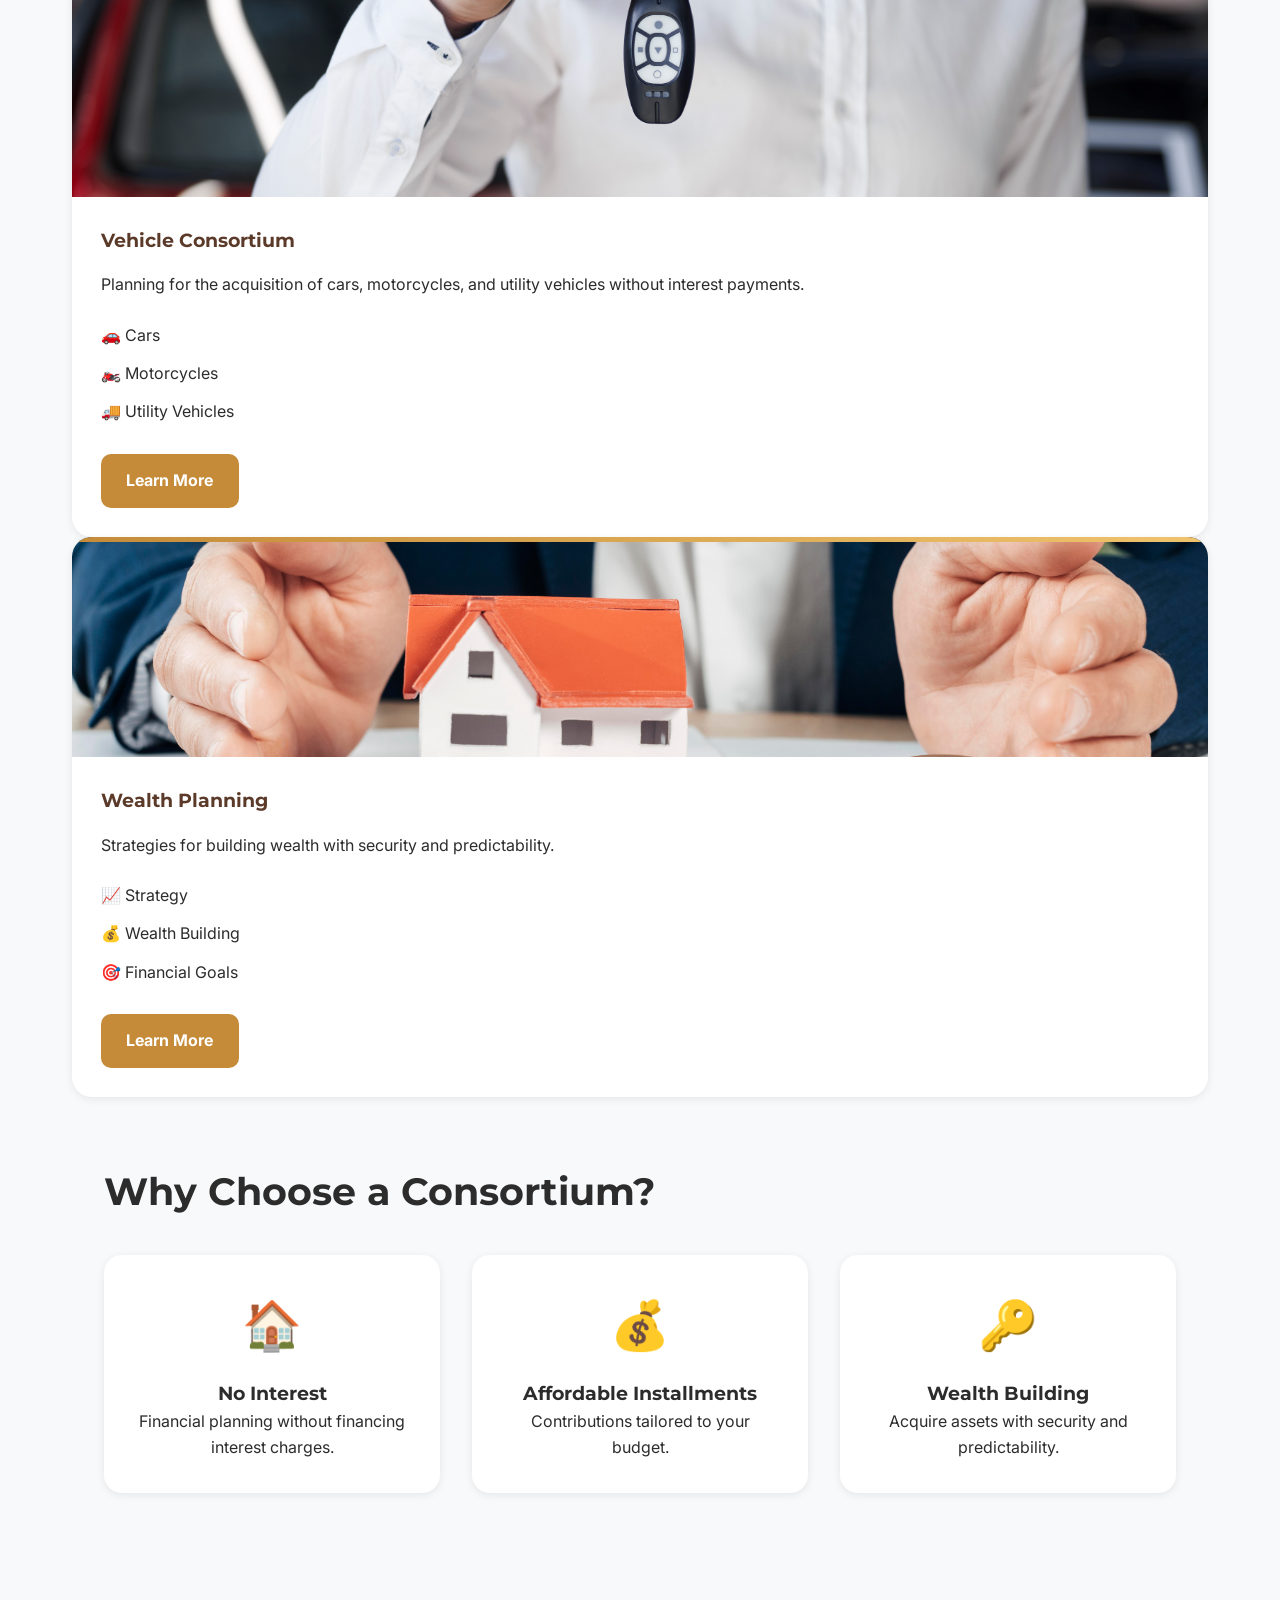
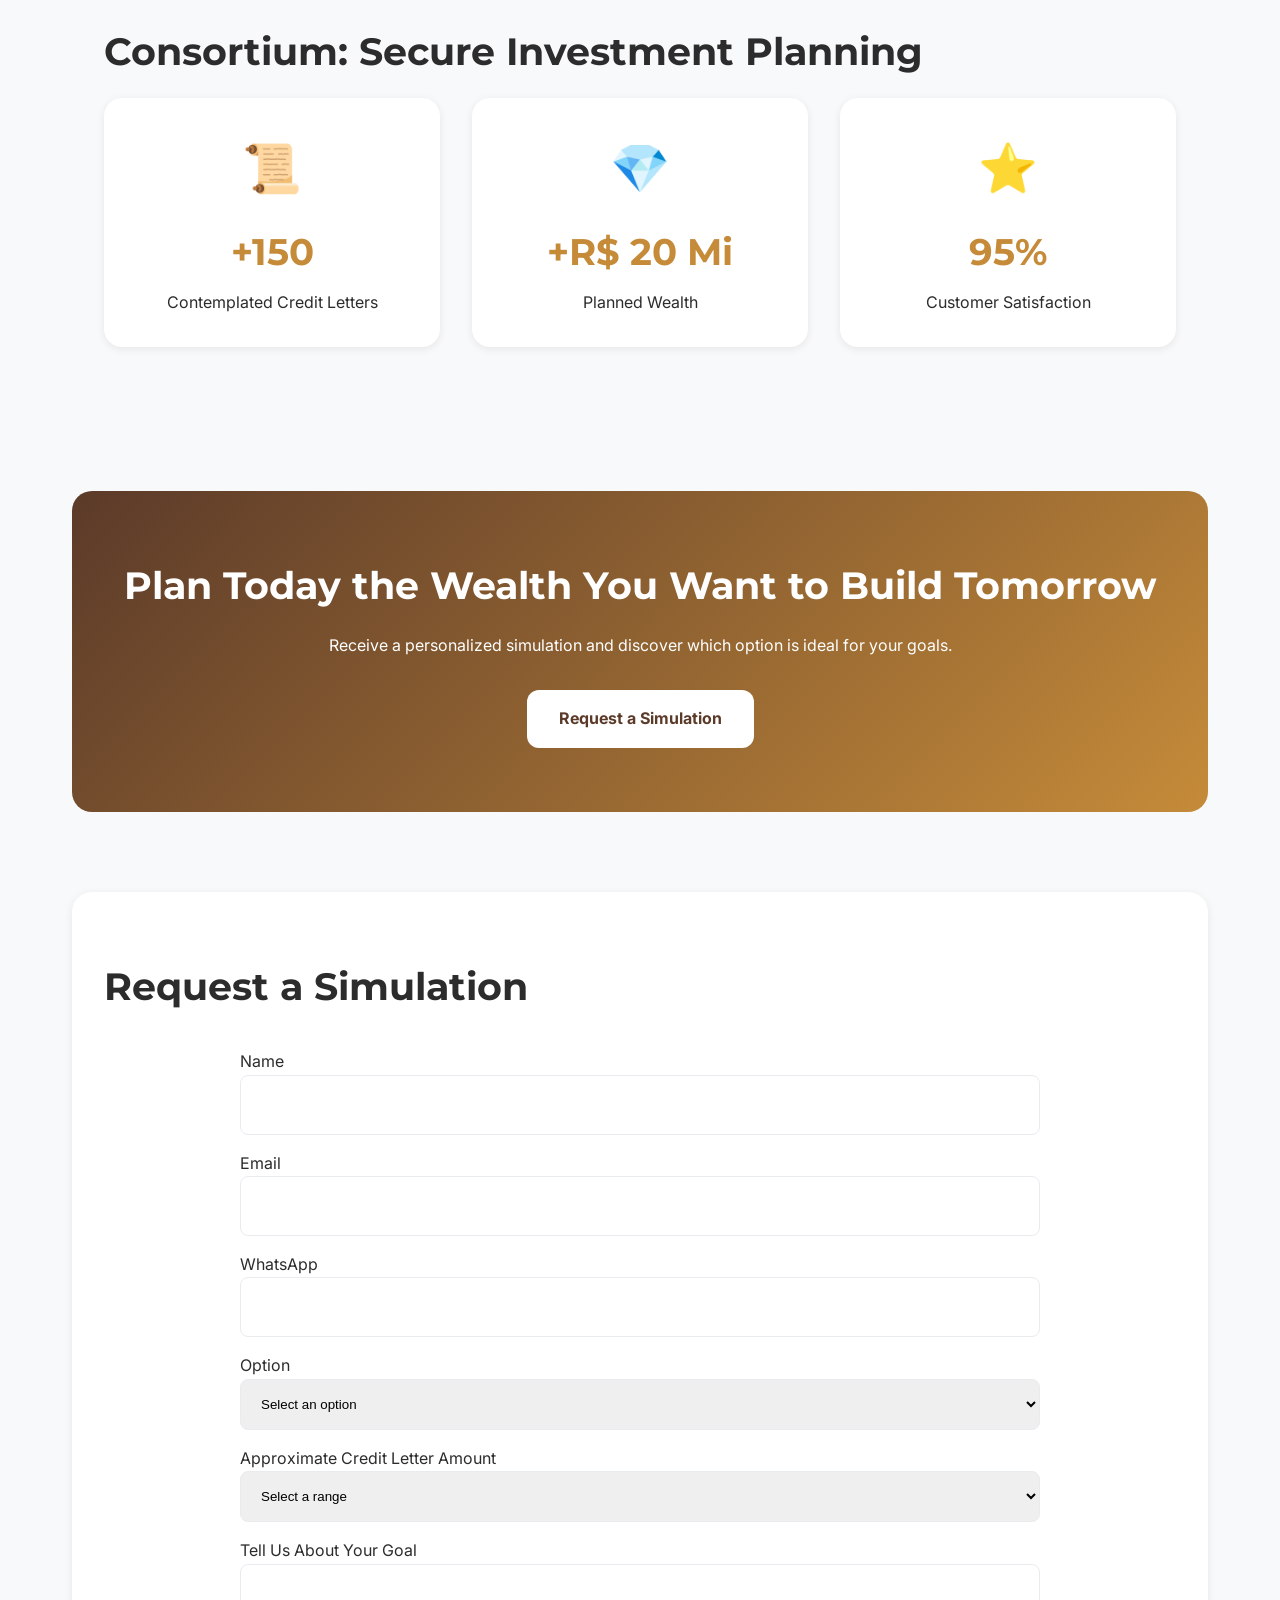
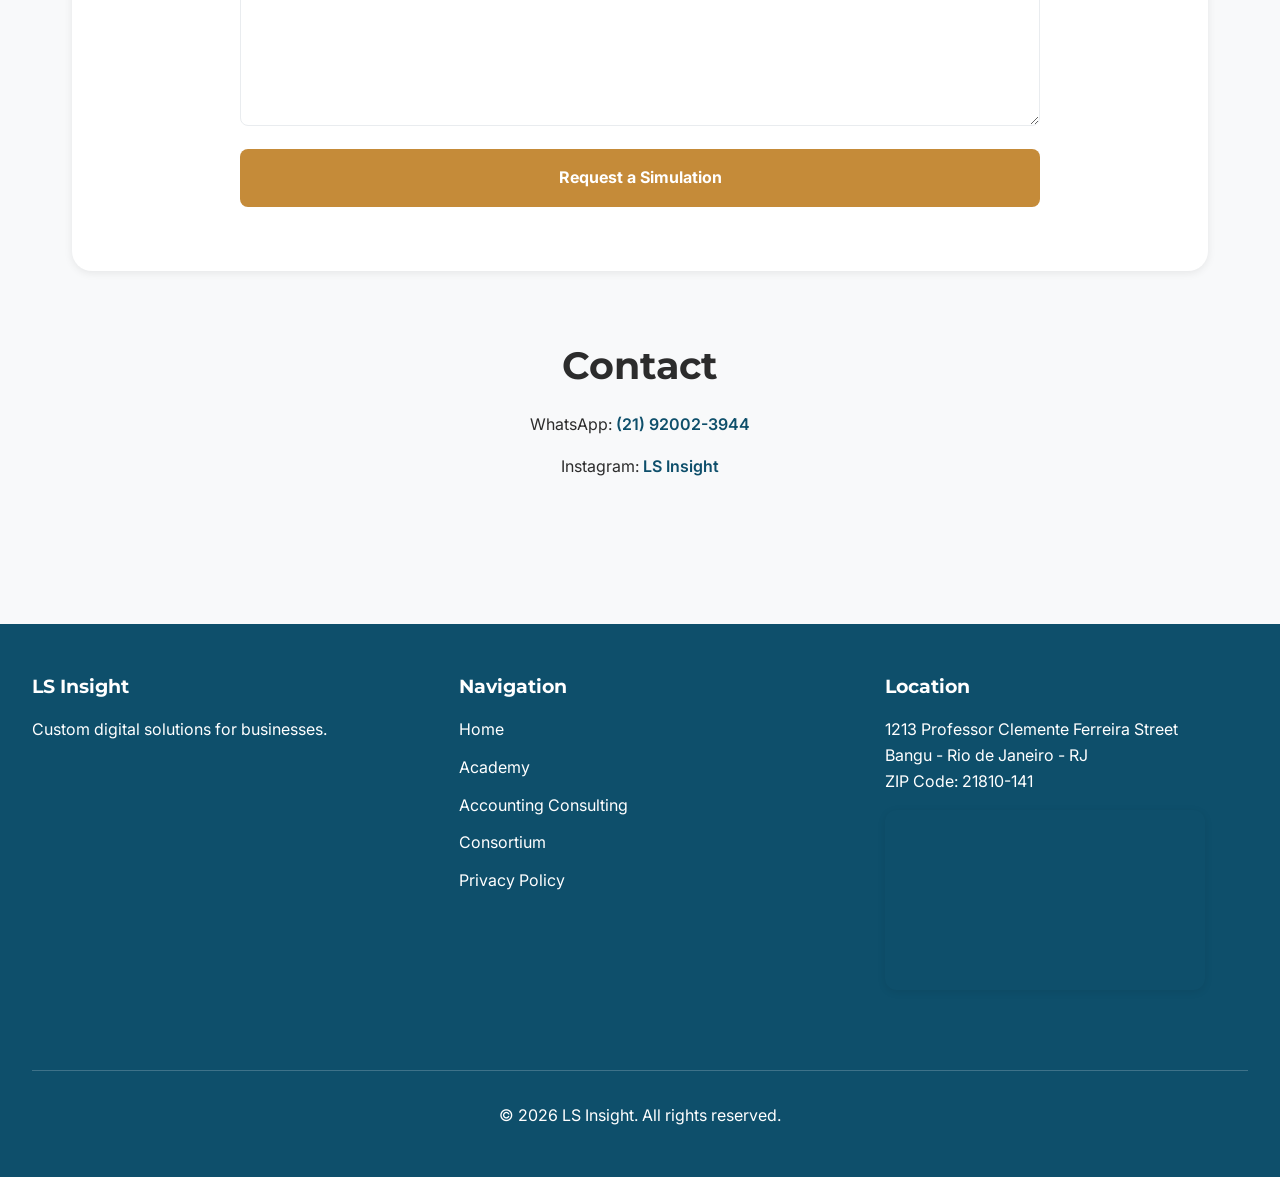
<file: consorcio.html>
<!doctype html>
<html lang="pt-BR">
  <head>
    <meta charset="UTF-8" />
    <meta name="viewport" content="width=device-width, initial-scale=1.0" />

    <title>LS Insight | Inteligência de Software</title>

    <meta
      name="description"
      content="Soluções digitais sob medida para empresas. Automação, consultoria tecnológica e desenvolvimento de sistemas."
    />

    <meta
      name="keywords"
      content="tecnologia, software, automação, consultoria tecnológica, desenvolvimento de sistemas"
    />

    <meta name="author" content="LS Insight" />

    <link rel="stylesheet" href="./assets/css/style.css" />
    <link rel="stylesheet" href="./assets/css/consortium.css" />
    <link rel="stylesheet" href="./assets/css/reset.css" />
    <link rel="stylesheet" href="./assets/css/variables.css" />
    <link rel="stylesheet" href="./assets/css/header.css" />
    <link rel="stylesheet" href="./assets/css/hero.css" />
    <link rel="stylesheet" href="./assets/css/sections.css" />
    <link rel="stylesheet" href="./assets/css/footer.css" />
    <link rel="stylesheet" href="./assets/css/responsive.css" />
  </head>

  <body>
    <div id="cookie-banner">
      <p data-i18n="cookie_message">
        Utilizamos cookies para melhorar sua experiência de navegação.
      </p>

      <div class="cookie-actions">
        <button id="accept-cookies" data-i18n="accept_cookies">Aceitar</button>

        <button id="reject-cookies" data-i18n="reject_cookies">Recusar</button>
      </div>

      <a href="privacy.html" data-i18n="privacy_policy">
        Política de Privacidade
      </a>
    </div>
    <header id="site-header">
      <nav aria-label="Menu Principal">
        <div class="logo">
          <a href="index.html">
            <img src="./assets/images/logo/logo.png" alt="LS Insight" />
          </a>
        </div>

        <button
          id="menu-toggle"
          aria-label="Abrir menu"
          aria-expanded="false"
          aria-controls="main-menu"
        >
          ☰
        </button>

        <ul id="main-menu">
          <li>
            <a href="index.html" aria-current="page" data-i18n="menu_home">
              LS Insight
            </a>
          </li>

          <li>
            <a href="academy.html" data-i18n="menu_academy"> Academy </a>
          </li>

          <li>
            <a href="contabil.html" data-i18n="menu_accounting">
              Consultoria Contábil
            </a>
          </li>

          <li>
            <a href="consorcio.html" data-i18n="menu_consortium"> Consórcio </a>
          </li>
        </ul>

        <div class="language-selector">
          <button id="pt-btn">PT</button>

          <button id="en-btn">EN</button>
        </div>
      </nav>
    </header>

    <main>
      <section id="consortium-hero">
        <div class="consortium-hero-content">
          <h1>
            <span data-i18n="consortium_hero_title_start">
              Planejamento Inteligente para
            </span>

            <span
              class="typing-word"
              data-text-pt="transformar"
              data-text-en="transform"
            ></span>

            <span data-i18n="consortium_hero_title_end">
              patrimônio em conquistas
            </span>
          </h1>

          <p data-i18n="consortium_hero_description">
            Consórcios planejados para aquisição de imóveis, veículos e formação
            de patrimônio.
          </p>

          <div class="hero-buttons">
            <a href="#simulation" data-i18n="consortium_hero_cta">
              Solicitar Simulação
            </a>

            <a
              href="#services-consortium"
              data-i18n="consortium_hero_secondary_cta"
            >
              Conheça as Modalidades
            </a>
          </div>
        </div>
      </section>

      <section id="about-consortium">
        <div class="about-overlay">
          <h2 data-i18n="consortium_about_title">
            Sobre a LS Insight Consórcio
          </h2>

          <div class="about-content">
            <p>
              <span data-i18n="consortium_about_intro">A</span>

              <span class="highlight-secondary"> LS Insight Consórcio </span>

              <span data-i18n="consortium_about_description_1">
                oferece soluções inteligentes para quem deseja conquistar bens e
                construir patrimônio de forma planejada.
              </span>
            </p>

            <p>
              <span data-i18n="consortium_about_paragraph_2_before">
                Trabalhamos com modalidades voltadas para
              </span>

              <span
                class="highlight-secondary"
                data-i18n="consortium_about_focus"
              >
                imóveis, veículos e estratégias patrimoniais,
              </span>

              <span data-i18n="consortium_about_paragraph_2_after">
                sempre buscando segurança e previsibilidade financeira.
              </span>
            </p>

            <p>
              <span data-i18n="consortium_about_paragraph_3_before">
                Nosso objetivo é ajudar clientes a alcançarem seus projetos
                através de um
              </span>

              <span
                class="highlight-secondary"
                data-i18n="consortium_about_planning"
              >
                planejamento sustentável e eficiente.
              </span>
            </p>
          </div>
        </div>
      </section>

      <section id="services-consortium">
        <h2 data-i18n="consortium_services_title">Modalidades de Consórcio</h2>

        <div class="services-grid">
          <article class="service-card">
            <img
              src="./assets/images/consortium/veiculos.jpg"
              alt="Consórcio de Veículos"
              data-i18n="consortium_service_vehicle_image_alt"
            />

            <div class="service-content">
              <h3 data-i18n="consortium_service_vehicle_title">
                Consórcio de Veículos
              </h3>

              <p data-i18n="consortium_service_vehicle_description">
                Planejamento para aquisição de carros, motos e utilitários sem
                pagamento de juros.
              </p>

              <div class="service-details">
                <span data-i18n="consortium_service_vehicle_detail_1">
                  🚗 Carros
                </span>

                <span data-i18n="consortium_service_vehicle_detail_2">
                  🏍️ Motos
                </span>

                <span data-i18n="consortium_service_vehicle_detail_3">
                  🚚 Utilitários
                </span>
              </div>

              <a
                href="#"
                class="service-btn"
                data-i18n="consortium_service_learn_more"
              >
                Saiba Mais
              </a>
            </div>
          </article>

          <article class="service-card">
            <img
              src="./assets/images/consortium/patrimonio.jpg"
              alt="Planejamento Patrimonial"
              data-i18n="consortium_service_asset_image_alt"
            />

            <div class="service-content">
              <h3 data-i18n="consortium_service_asset_title">
                Planejamento Patrimonial
              </h3>

              <p data-i18n="consortium_service_asset_description">
                Estratégias para formação de patrimônio com segurança e
                previsibilidade.
              </p>

              <div class="service-details">
                <span data-i18n="consortium_service_asset_detail_1">
                  📈 Estratégia
                </span>

                <span data-i18n="consortium_service_asset_detail_2">
                  💰 Formação de Patrimônio
                </span>

                <span data-i18n="consortium_service_asset_detail_3">
                  🎯 Objetivos Financeiros
                </span>
              </div>

              <a
                href="#"
                class="service-btn"
                data-i18n="consortium_service_learn_more"
              >
                Saiba Mais
              </a>
            </div>
          </article>

          <section id="consortium-benefits">
            <h2 data-i18n="consortium_benefits_title">
              Por que escolher um consórcio?
            </h2>

            <div class="benefits-grid">
              <article>
                <span class="benefit-icon">🏠</span>

                <h3 data-i18n="consortium_benefit_interest_title">Sem Juros</h3>

                <p data-i18n="consortium_benefit_interest_description">
                  Planejamento financeiro sem taxas de financiamento.
                </p>
              </article>

              <article>
                <span class="benefit-icon">💰</span>

                <h3 data-i18n="consortium_benefit_installments_title">
                  Parcelas Acessíveis
                </h3>

                <p data-i18n="consortium_benefit_installments_description">
                  Contribuições adequadas ao orçamento.
                </p>
              </article>

              <article>
                <span class="benefit-icon">🔑</span>

                <h3 data-i18n="consortium_benefit_asset_title">
                  Construção de Patrimônio
                </h3>

                <p data-i18n="consortium_benefit_asset_description">
                  Conquiste bens com segurança e previsibilidade.
                </p>
              </article>
            </div>
          </section>

          <section id="consortium-stats">
            <h2 data-i18n="consortium_stats_title">
              Consórcio: investimento com segurança
            </h2>

            <div class="stats-grid">
              <article>
                <span class="stat-icon">📜</span>

                <h3>+150</h3>

                <p data-i18n="consortium_stat_approved">Cartas contempladas</p>
              </article>

              <article>
                <span class="stat-icon">💎</span>

                <h3>+R$ 20 Mi</h3>

                <p data-i18n="consortium_stat_asset">Patrimônio planejado</p>
              </article>

              <article>
                <span class="stat-icon">⭐</span>

                <h3>95%</h3>

                <p data-i18n="consortium_stat_satisfaction">
                  Satisfação dos clientes
                </p>
              </article>
            </div>
          </section>

          <section id="consortium-cta">
            <h2 data-i18n="consortium_cta_title">
              Planeje hoje o patrimônio que deseja conquistar amanhã
            </h2>

            <p data-i18n="consortium_cta_description">
              Receba uma simulação personalizada e descubra qual modalidade é
              ideal para seus objetivos.
            </p>

            <a href="#simulation" data-i18n="consortium_cta_button">
              Solicitar Simulação
            </a>
          </section>

          <section id="simulation">
            <h2 data-i18n="simulation_title">Solicite uma Simulação</h2>

            <form id="simulation-form">
              <div>
                <label for="simulation-name" data-i18n="simulation_label_name">
                  Nome
                </label>

                <input
                  type="text"
                  id="simulation-name"
                  name="name"
                  autocomplete="name"
                  required
                />
              </div>

              <div>
                <label
                  for="simulation-email"
                  data-i18n="simulation_label_email"
                >
                  E-mail
                </label>

                <input
                  type="email"
                  id="simulation-email"
                  name="email"
                  autocomplete="email"
                  required
                />
              </div>

              <div>
                <label
                  for="simulation-phone"
                  data-i18n="simulation_label_phone"
                >
                  WhatsApp
                </label>

                <input
                  type="tel"
                  id="simulation-phone"
                  name="phone"
                  autocomplete="tel"
                />
              </div>

              <div>
                <label
                  for="simulation-consortium"
                  data-i18n="simulation_label_consortium"
                >
                  Modalidade
                </label>

                <select id="simulation-consortium" name="consortium" required>
                  <option value="" data-i18n="simulation_select_consortium">
                    Selecione uma modalidade
                  </option>

                  <option value="imovel">Consórcio Imobiliário</option>

                  <option value="veiculo">Consórcio de Veículos</option>

                  <option
                    value="patrimonial"
                    data-i18n="simulation_option_asset"
                  >
                    Planejamento Patrimonial
                  </option>
                </select>
              </div>

              <div>
                <label
                  for="simulation-credit"
                  data-i18n="simulation_label_credit"
                >
                  Valor aproximado da carta de crédito
                </label>

                <select id="simulation-credit" name="credit" required>
                  <option value="" data-i18n="simulation_select_credit">
                    Selecione uma faixa
                  </option>

                  <option value="100000">Até R$ 100.000</option>

                  <option value="100000-300000">R$ 100.000 a R$ 300.000</option>

                  <option value="300000-500000">R$ 300.000 a R$ 500.000</option>

                  <option value="500000+">Acima de R$ 500.000</option>
                </select>
              </div>

              <div>
                <label
                  for="simulation-message"
                  data-i18n="simulation_label_message"
                >
                  Conte-nos seu objetivo
                </label>

                <textarea
                  id="simulation-message"
                  name="message"
                  rows="5"
                  required
                ></textarea>
              </div>

              <button type="submit" data-i18n="simulation_submit">
                Solicitar Simulação
              </button>
            </form>
          </section>

          <section id="contact">
            <h2 data-i18n="contact_title">Contato</h2>

            <p>
              <span data-i18n="contact_whatsapp">WhatsApp:</span>

              <a href="#">(21) 92002-3944</a>
            </p>

            <p>
              <span data-i18n="contact_instagram">Instagram:</span>

              <a href="https://www.instagram.com/ls_insight/"> LS Insight </a>
            </p>
          </section>
        </div>
      </section>
    </main>

    <footer id="site-footer">
      <section>
        <h3>LS Insight</h3>

        <p data-i18n="footer_description">
          Soluções digitais sob medida para empresas.
        </p>
      </section>

      <section>
        <h3 data-i18n="footer_navigation">Navegação</h3>

        <nav>
          <a href="index.html" data-i18n="footer_home"> Home </a>

          <a href="academy.html" data-i18n="footer_academy"> Academy </a>

          <a href="contabil.html" data-i18n="footer_accounting">
            Consultoria Contábil
          </a>

          <a href="consorcio.html" data-i18n="footer_consortium"> Consórcio </a>

          <a href="privacy.html" data-i18n="footer_privacy">
            Política de Privacidade
          </a>
        </nav>
      </section>

      <section class="footer-location">
        <h3 data-i18n="footer_location">Localização</h3>

        <p>
          <span data-i18n="footer_address">
            Rua Professor Clemente Ferreira, 1213
          </span>

          <br />

          <span data-i18n="footer_city"> Bangu - Rio de Janeiro - RJ </span>

          <br />

          <span data-i18n="footer_zip"> CEP: 21810-141 </span>
        </p>

        <a
          href="https://www.google.com/maps/search/?api=1&query=Rua+Professor+Clemente+Ferreira%2C+1213%2C+Bangu%2C+Rio+de+Janeiro%2C+RJ%2C+21810-141"
          target="_blank"
          rel="noopener noreferrer"
          aria-label="Abrir localização da LS Insight no Google Maps"
        >
          <div class="footer-map">
            <iframe
              src="https://www.google.com/maps?q=Rua+Professor+Clemente+Ferreira,+1213,+Bangu,+Rio+de+Janeiro,+RJ,+21810-141&output=embed"
              loading="lazy"
              title="Localização da LS Insight"
            ></iframe>
          </div>
        </a>
      </section>

      <div class="footer-bottom">
        <p data-i18n="footer_rights">
          © 2026 LS Insight. Todos os direitos reservados.
        </p>
      </div>
    </footer>

    <script src="./assets/js/language.js"></script>
    <script src="./assets/js/validation.js"></script>
    <script src="./assets/js/main.js"></script>

    <a
      href="https://wa.me/5521920023944"
      class="whatsapp-float"
      target="_blank"
      rel="noopener noreferrer"
      aria-label="Conversar pelo WhatsApp"
    >
      <img src="./assets/images/icons/whatsapp.svg" alt="WhatsApp" />
    </a>
  </body>
</html>
</file>
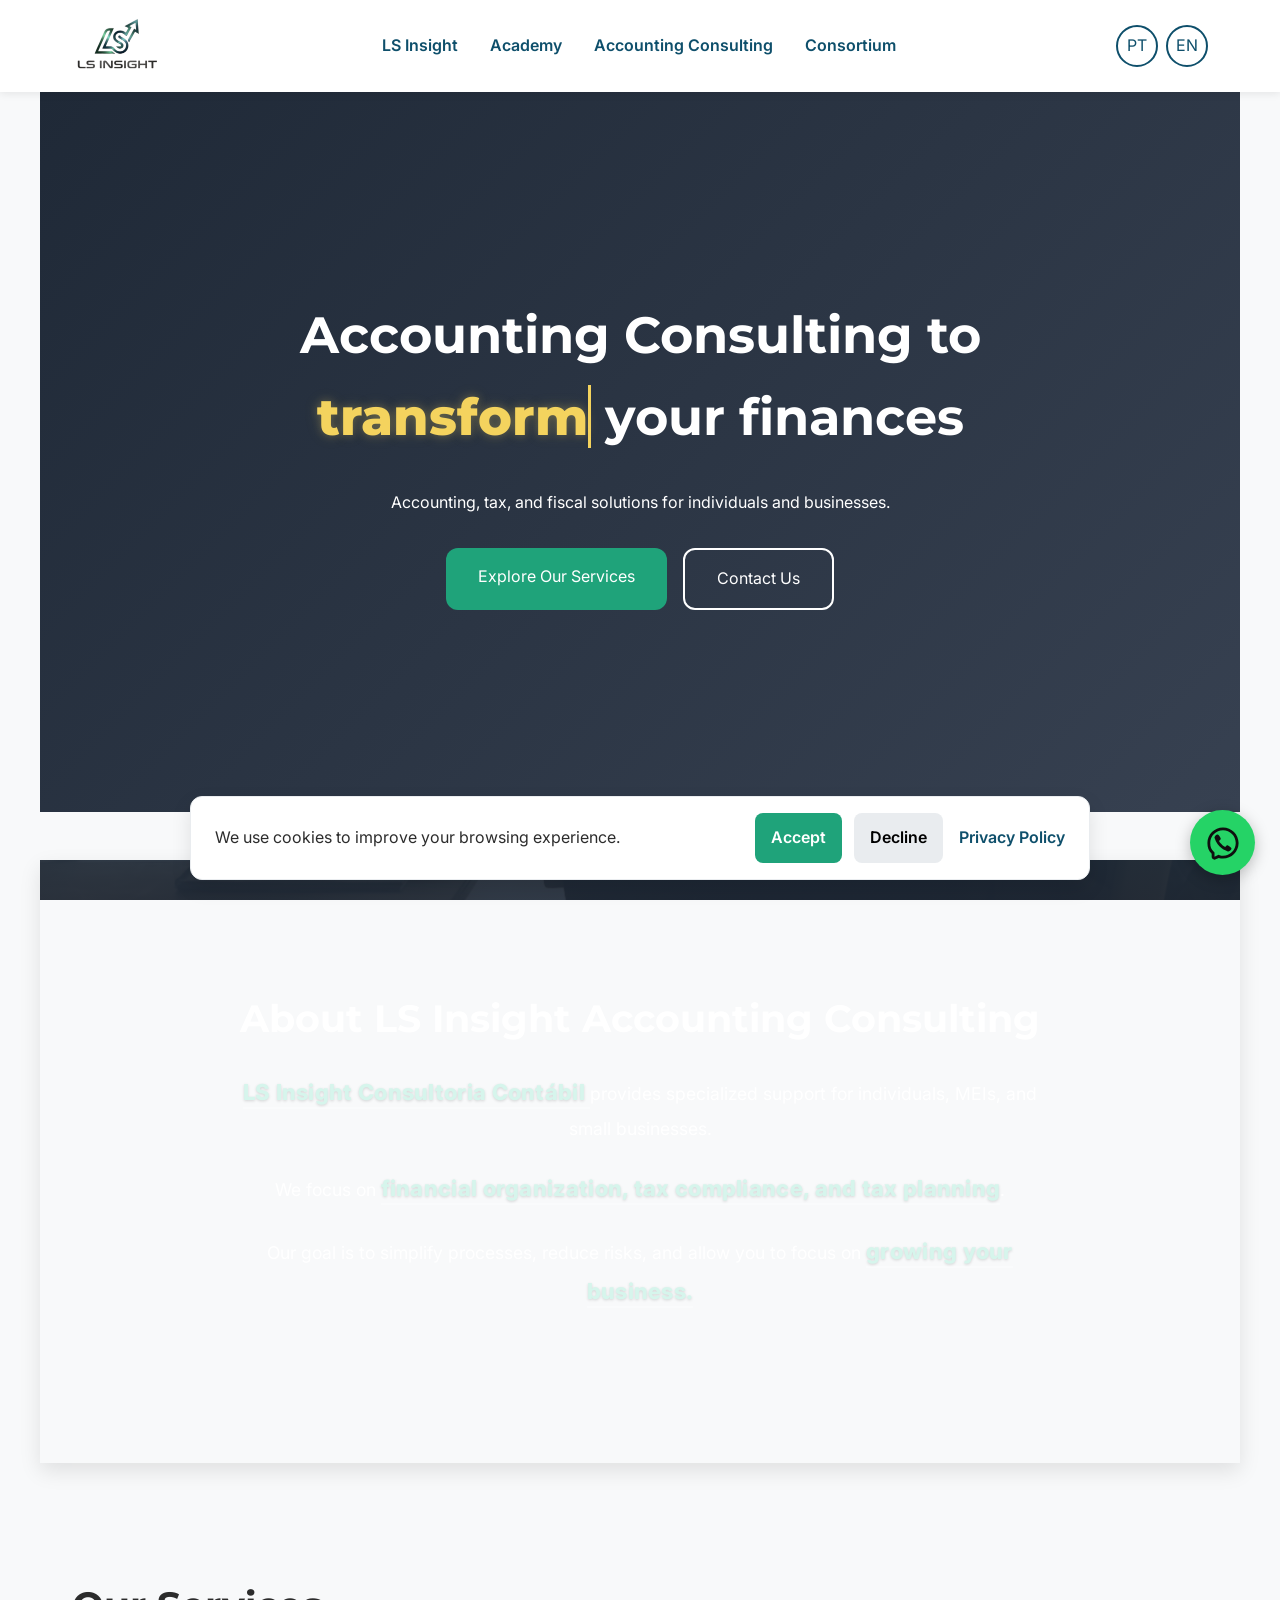
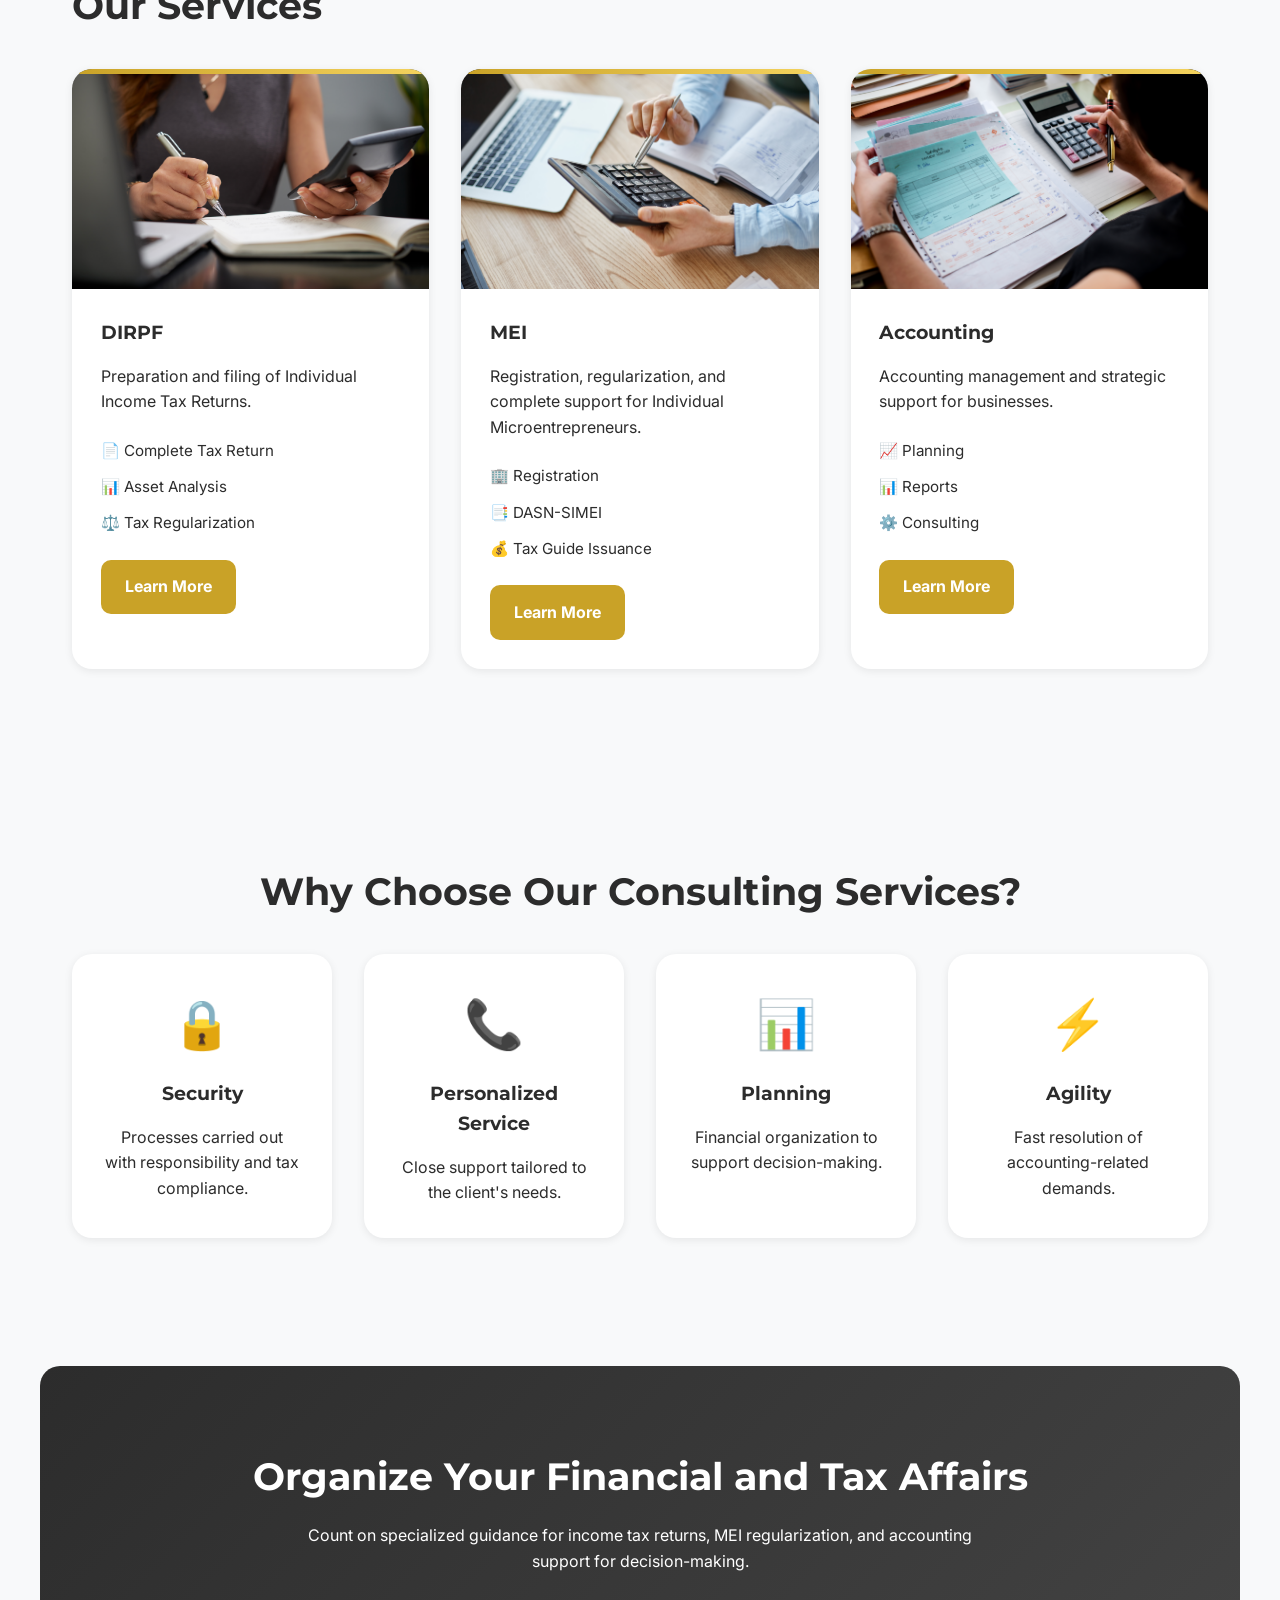
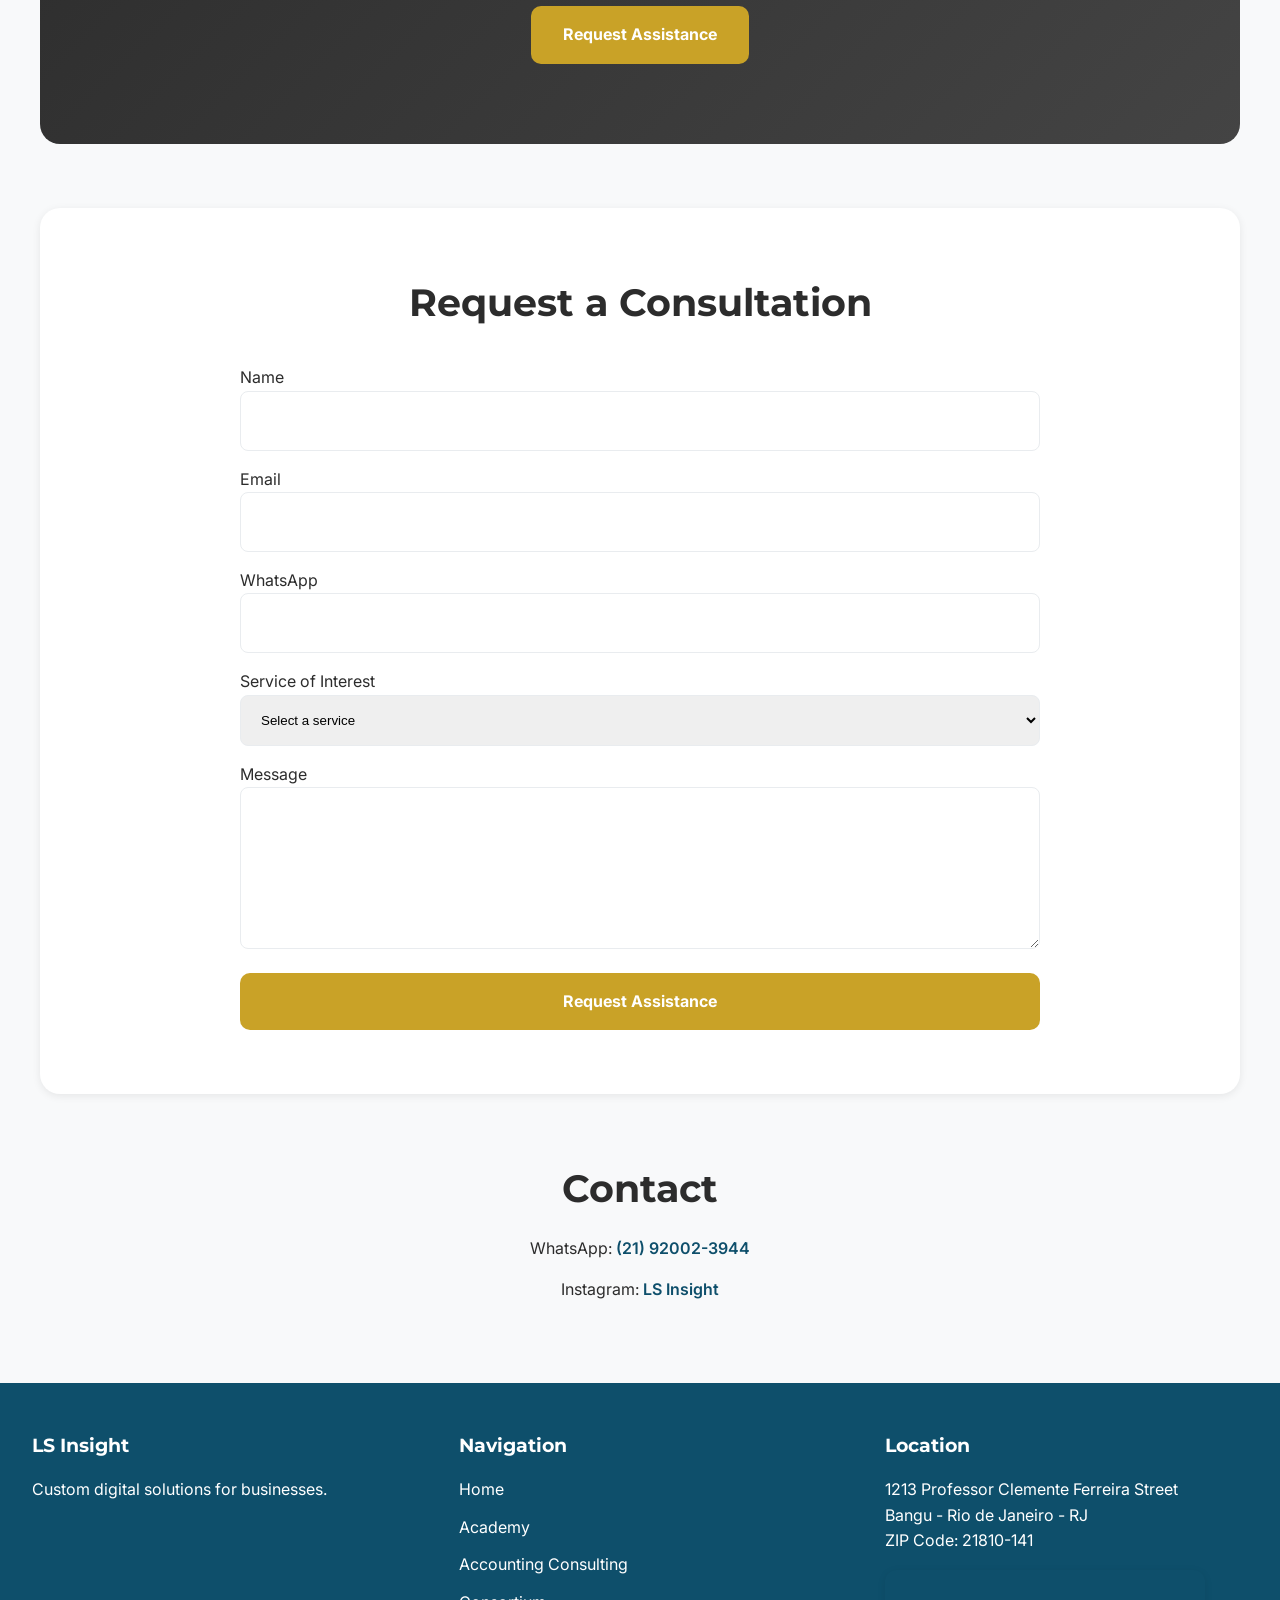
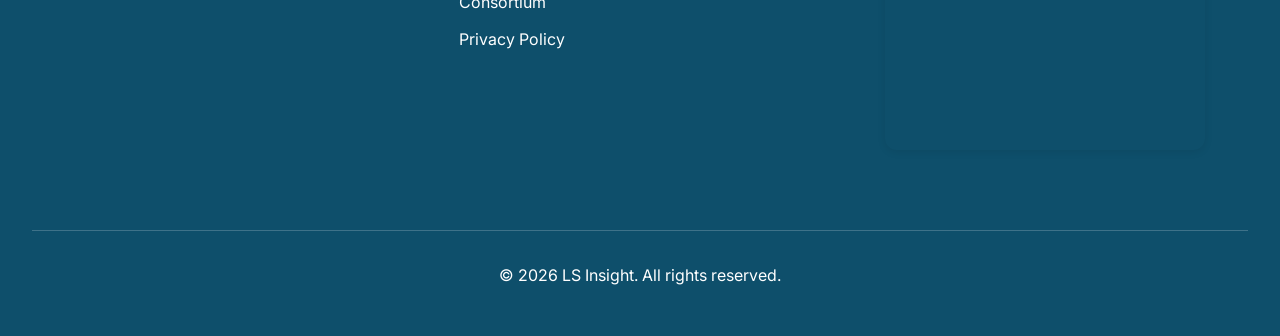
<file: contabil.html>
<!doctype html>
<html lang="pt-BR">
  <head>
    <meta charset="UTF-8" />
    <meta name="viewport" content="width=device-width, initial-scale=1.0" />

    <title>LS Insight | Inteligência de Software</title>

    <meta
      name="description"
      content="Soluções digitais sob medida para empresas. Automação, consultoria tecnológica e desenvolvimento de sistemas."
    />

    <meta
      name="keywords"
      content="tecnologia, software, automação, consultoria tecnológica, desenvolvimento de sistemas"
    />

    <meta name="author" content="LS Insight" />

    <link rel="stylesheet" href="./assets/css/style.css" />
    <link rel="stylesheet" href="./assets/css/accounting.css" />
    <link rel="stylesheet" href="./assets/css/reset.css" />
    <link rel="stylesheet" href="./assets/css/variables.css" />
    <link rel="stylesheet" href="./assets/css/header.css" />
    <link rel="stylesheet" href="./assets/css/hero.css" />
    <link rel="stylesheet" href="./assets/css/sections.css" />
    <link rel="stylesheet" href="./assets/css/footer.css" />
    <link rel="stylesheet" href="./assets/css/responsive.css" />
  </head>

  <body>
    <div id="cookie-banner">
      <p data-i18n="cookie_message">
        Utilizamos cookies para melhorar sua experiência de navegação.
      </p>

      <div class="cookie-actions">
        <button id="accept-cookies" data-i18n="accept_cookies">Aceitar</button>

        <button id="reject-cookies" data-i18n="reject_cookies">Recusar</button>
      </div>

      <a href="privacy.html" data-i18n="privacy_policy">
        Política de Privacidade
      </a>
    </div>
    <header id="site-header">
      <nav aria-label="Menu Principal">
        <div class="logo">
          <a href="index.html">
            <img src="./assets/images/logo/logo.png" alt="LS Insight" />
          </a>
        </div>

        <button
          id="menu-toggle"
          aria-label="Abrir menu"
          aria-expanded="false"
          aria-controls="main-menu"
        >
          ☰
        </button>

        <ul id="main-menu">
          <li>
            <a href="index.html" aria-current="page" data-i18n="menu_home">
              LS Insight
            </a>
          </li>

          <li>
            <a href="academy.html" data-i18n="menu_academy"> Academy </a>
          </li>

          <li>
            <a href="contabil.html" data-i18n="menu_accounting">
              Consultoria Contábil
            </a>
          </li>

          <li>
            <a href="consorcio.html" data-i18n="menu_consortium"> Consórcio </a>
          </li>
        </ul>

        <div class="language-selector">
          <button id="pt-btn">PT</button>

          <button id="en-btn">EN</button>
        </div>
      </nav>
    </header>

    <main>
      <section id="accounting-hero">
        <div class="accounting-hero-content">
          <h1>
            <span data-i18n="accounting_hero_title_start">
              Consultoria Contábil para
            </span>

            <span
              class="typing-word"
              data-text-pt="transformar"
              data-text-en="transform"
            ></span>

            <span data-i18n="accounting_hero_title_end">
              sua gestão financeira
            </span>
          </h1>

          <p data-i18n="accounting_hero_description">
            Soluções contábeis, fiscais e tributárias para pessoas físicas e
            empresas.
          </p>

          <div class="hero-buttons">
            <a href="#services-accounting" data-i18n="accounting_hero_cta">
              Conheça os Serviços
            </a>

            <a
              href="#accounting-contact"
              data-i18n="accounting_hero_secondary_cta"
            >
              Fale Conosco
            </a>
          </div>
        </div>
      </section>

      <section id="about-accounting">
        <div class="about-overlay">
          <h2 data-i18n="accounting_about_title">
            Sobre a LS Insight Consultoria Contábil
          </h2>

          <div class="about-content">
            <p>
              <span data-i18n="accounting_about_intro">A</span>

              <span class="highlight-secondary">
                LS Insight Consultoria Contábil
              </span>

              <span data-i18n="accounting_about_description_1">
                oferece suporte especializado para pessoas físicas, MEIs e
                pequenas empresas.
              </span>
            </p>

            <p>
              <span data-i18n="accounting_about_paragraph_2_before">
                Atuamos com foco em
              </span>

              <span
                class="highlight-secondary"
                data-i18n="accounting_about_focus"
              >
                organização financeira, conformidade fiscal e planejamento
                tributário </span
              >.
            </p>

            <p>
              <span data-i18n="accounting_about_paragraph_3_before">
                Nosso objetivo é simplificar processos, reduzir riscos e
                permitir que você foque no
              </span>

              <span
                class="highlight-secondary"
                data-i18n="accounting_about_growth"
              >
                crescimento do seu negócio.
              </span>
            </p>
          </div>
        </div>
      </section>

      <section id="services-accounting">
        <h2 data-i18n="accounting_services_title">Nossos Serviços</h2>

        <div class="services-grid">
          <article class="service-card">
            <img src="./assets/images/accounting/dirpf.jpg" alt="DIRPF" />

            <div class="service-content">
              <h3>DIRPF</h3>

              <p data-i18n="accounting_service_dirpf_description">
                Elaboração e entrega da Declaração do Imposto de Renda Pessoa
                Física.
              </p>

              <div class="service-details">
                <span data-i18n="accounting_service_dirpf_detail_1">
                  📄 Declaração Completa
                </span>

                <span data-i18n="accounting_service_dirpf_detail_2">
                  📊 Análise Patrimonial
                </span>

                <span data-i18n="accounting_service_dirpf_detail_3">
                  ⚖️ Regularização Fiscal
                </span>
              </div>

              <a
                href="#"
                class="service-btn"
                data-i18n="accounting_service_learn_more"
              >
                Saiba Mais
              </a>
            </div>
          </article>

          <article class="service-card">
            <img src="./assets/images/accounting/mei.jpg" alt="MEI" />

            <div class="service-content">
              <h3>MEI</h3>

              <p data-i18n="accounting_service_mei_description">
                Abertura, regularização e suporte completo ao Microempreendedor
                Individual.
              </p>

              <div class="service-details">
                <span data-i18n="accounting_service_mei_detail_1">
                  🏢 Abertura
                </span>

                <span data-i18n="accounting_service_mei_detail_2">
                  📑 DASN-SIMEI
                </span>

                <span data-i18n="accounting_service_mei_detail_3">
                  💰 Emissão de Guias
                </span>
              </div>

              <a
                href="#"
                class="service-btn"
                data-i18n="accounting_service_learn_more"
              >
                Saiba Mais
              </a>
            </div>
          </article>

          <article class="service-card">
            <img
              src="./assets/images/accounting/accounting.jpg"
              alt="Contabilidade"
            />

            <div class="service-content">
              <h3 data-i18n="accounting_service_accounting_title">
                Contabilidade
              </h3>

              <p data-i18n="accounting_service_accounting_description">
                Gestão contábil e suporte estratégico para empresas.
              </p>

              <div class="service-details">
                <span data-i18n="accounting_service_accounting_detail_1">
                  📈 Planejamento
                </span>

                <span data-i18n="accounting_service_accounting_detail_2">
                  📊 Relatórios
                </span>

                <span data-i18n="accounting_service_accounting_detail_3">
                  ⚙️ Consultoria
                </span>
              </div>

              <a
                href="#"
                class="service-btn"
                data-i18n="accounting_service_learn_more"
              >
                Saiba Mais
              </a>
            </div>
          </article>
        </div>
      </section>

      <section id="accounting-benefits">
        <h2 data-i18n="accounting_benefits_title">
          Por que escolher nossa consultoria?
        </h2>

        <div class="benefits-grid">
          <article>
            <span class="benefit-icon">🔒</span>

            <h3 data-i18n="accounting_benefit_security_title">Segurança</h3>

            <p data-i18n="accounting_benefit_security_description">
              Processos realizados com responsabilidade e conformidade fiscal.
            </p>
          </article>

          <article>
            <span class="benefit-icon">📞</span>

            <h3 data-i18n="accounting_benefit_service_title">
              Atendimento Personalizado
            </h3>

            <p data-i18n="accounting_benefit_service_description">
              Suporte próximo e orientado às necessidades do cliente.
            </p>
          </article>

          <article>
            <span class="benefit-icon">📊</span>

            <h3 data-i18n="accounting_benefit_planning_title">Planejamento</h3>

            <p data-i18n="accounting_benefit_planning_description">
              Organização financeira para tomada de decisões.
            </p>
          </article>

          <article>
            <span class="benefit-icon">⚡</span>

            <h3 data-i18n="accounting_benefit_agility_title">Agilidade</h3>

            <p data-i18n="accounting_benefit_agility_description">
              Resolução rápida das demandas contábeis.
            </p>
          </article>
        </div>
      </section>

      <section id="accounting-cta">
        <h2 data-i18n="accounting_cta_title">
          Organize sua vida financeira e tributária
        </h2>

        <p data-i18n="accounting_cta_description">
          Conte com orientação especializada para declaração de imposto de
          renda, regularização de MEI e suporte contábil para tomada de
          decisões.
        </p>

        <a href="#accounting-form" data-i18n="accounting_cta_button">
          Solicitar Atendimento
        </a>
      </section>

      <section id="accounting-form">
        <h2 data-i18n="accounting_form_title">Solicite uma Consultoria</h2>

        <form id="accounting-form-element">
          <div>
            <label for="accounting-name" data-i18n="accounting_label_name">
              Nome
            </label>

            <input
              type="text"
              id="accounting-name"
              name="name"
              autocomplete="name"
              required
            />
          </div>

          <div>
            <label for="accounting-email" data-i18n="accounting_label_email">
              E-mail
            </label>

            <input
              type="email"
              id="accounting-email"
              name="email"
              autocomplete="email"
              required
            />
          </div>

          <div>
            <label for="accounting-phone" data-i18n="accounting_label_phone">
              WhatsApp
            </label>

            <input
              type="tel"
              id="accounting-phone"
              name="phone"
              autocomplete="tel"
            />
          </div>

          <div>
            <label
              for="accounting-service"
              data-i18n="accounting_label_service"
            >
              Serviço de Interesse
            </label>

            <select id="accounting-service" name="service" required>
              <option value="" data-i18n="accounting_select_service">
                Selecione um serviço
              </option>

              <option value="dirpf">DIRPF</option>

              <option value="mei">MEI</option>

              <option
                value="consultoria"
                data-i18n="accounting_option_consulting"
              >
                Consultoria Contábil
              </option>
            </select>
          </div>

          <div>
            <label
              for="accounting-message"
              data-i18n="accounting_label_message"
            >
              Mensagem
            </label>

            <textarea
              id="accounting-message"
              name="message"
              rows="5"
              required
            ></textarea>
          </div>

          <button type="submit" data-i18n="accounting_submit">
            Solicitar Atendimento
          </button>
        </form>
      </section>

      <section id="contact">
        <h2 data-i18n="contact_title">Contato</h2>

        <p>
          <span data-i18n="contact_whatsapp">WhatsApp:</span>

          <a href="#">(21) 92002-3944</a>
        </p>

        <p>
          <span data-i18n="contact_instagram">Instagram:</span>

          <a href="https://www.instagram.com/ls_insight/">LS Insight</a>
        </p>
      </section>
    </main>

    <footer id="site-footer">
      <section>
        <h3>LS Insight</h3>

        <p data-i18n="footer_description">
          Soluções digitais sob medida para empresas.
        </p>
      </section>

      <section>
        <h3 data-i18n="footer_navigation">Navegação</h3>

        <nav>
          <a href="index.html" data-i18n="footer_home"> Home </a>

          <a href="academy.html" data-i18n="footer_academy"> Academy </a>

          <a href="contabil.html" data-i18n="footer_accounting">
            Consultoria Contábil
          </a>

          <a href="consorcio.html" data-i18n="footer_consortium"> Consórcio </a>

          <a href="privacy.html" data-i18n="footer_privacy">
            Política de Privacidade
          </a>
        </nav>
      </section>

      <section class="footer-location">
        <h3 data-i18n="footer_location">Localização</h3>

        <p>
          <span data-i18n="footer_address">
            Rua Professor Clemente Ferreira, 1213
          </span>

          <br />

          <span data-i18n="footer_city"> Bangu - Rio de Janeiro - RJ </span>

          <br />

          <span data-i18n="footer_zip"> CEP: 21810-141 </span>
        </p>

        <a
          href="https://www.google.com/maps/search/?api=1&query=Rua+Professor+Clemente+Ferreira%2C+1213%2C+Bangu%2C+Rio+de+Janeiro%2C+RJ%2C+21810-141"
          target="_blank"
          rel="noopener noreferrer"
          aria-label="Abrir localização da LS Insight no Google Maps"
        >
          <div class="footer-map">
            <iframe
              src="https://www.google.com/maps?q=Rua+Professor+Clemente+Ferreira,+1213,+Bangu,+Rio+de+Janeiro,+RJ,+21810-141&output=embed"
              loading="lazy"
              title="Localização da LS Insight"
            ></iframe>
          </div>
        </a>
      </section>

      <div class="footer-bottom">
        <p data-i18n="footer_rights">
          © 2026 LS Insight. Todos os direitos reservados.
        </p>
      </div>
    </footer>

    <script src="./assets/js/language.js"></script>
    <script src="./assets/js/validation.js"></script>
    <script src="./assets/js/main.js"></script>

    <a
      href="https://wa.me/5521920023944"
      class="whatsapp-float"
      target="_blank"
      rel="noopener noreferrer"
      aria-label="Conversar pelo WhatsApp"
    >
      <img src="./assets/images/icons/whatsapp.svg" alt="WhatsApp" />
    </a>
  </body>
</html>
</file>
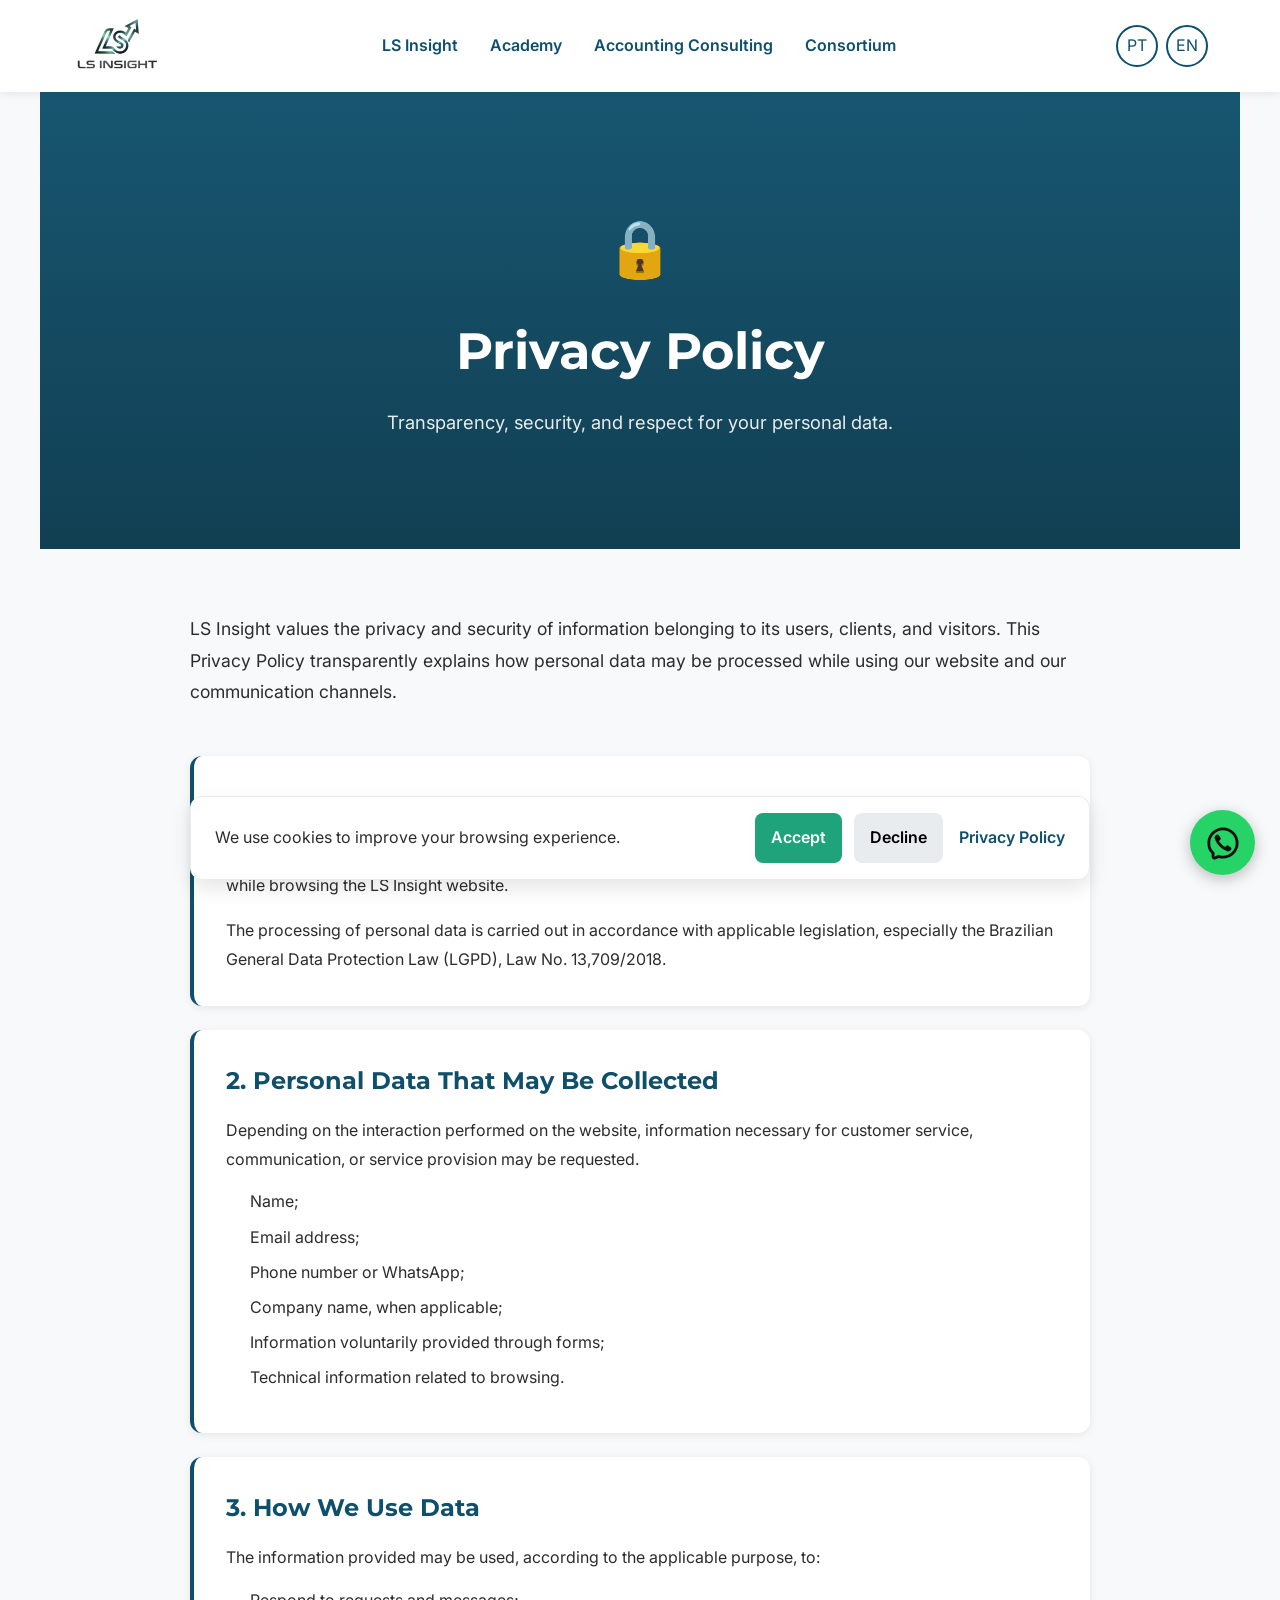
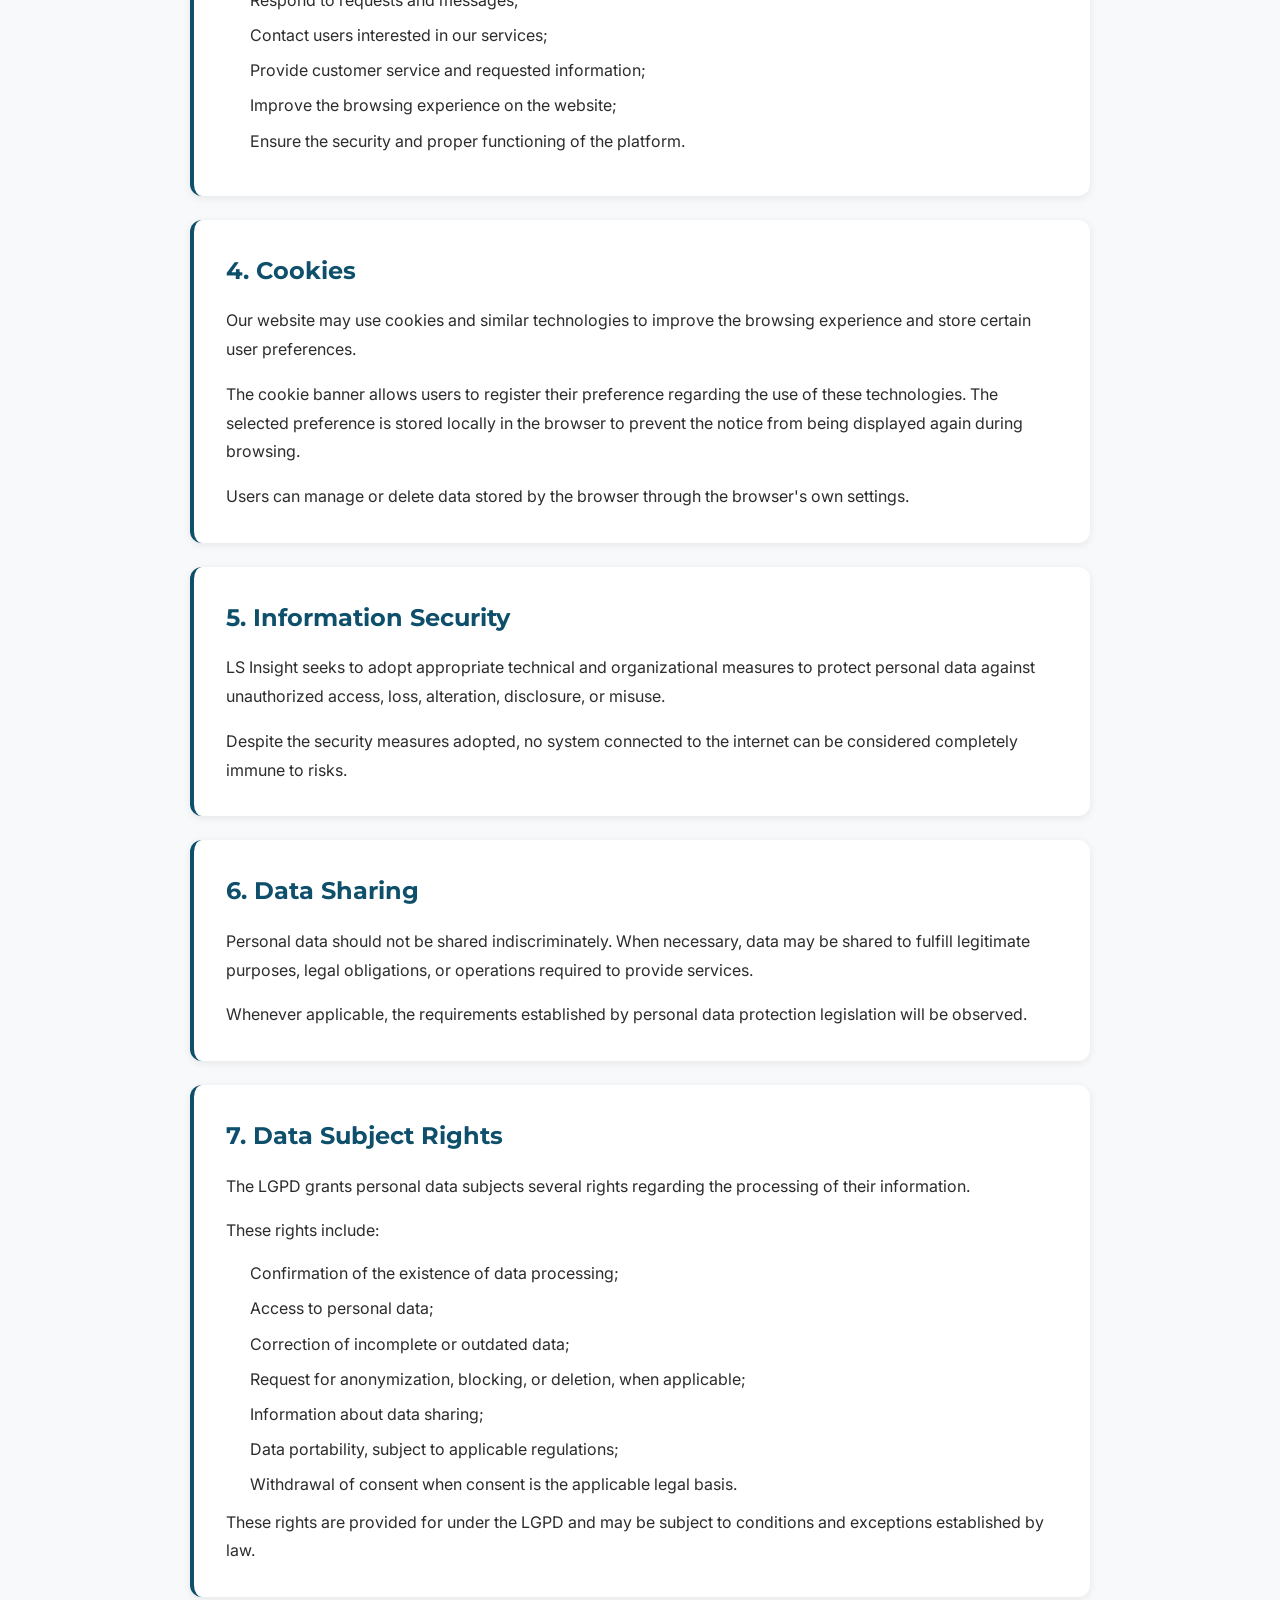
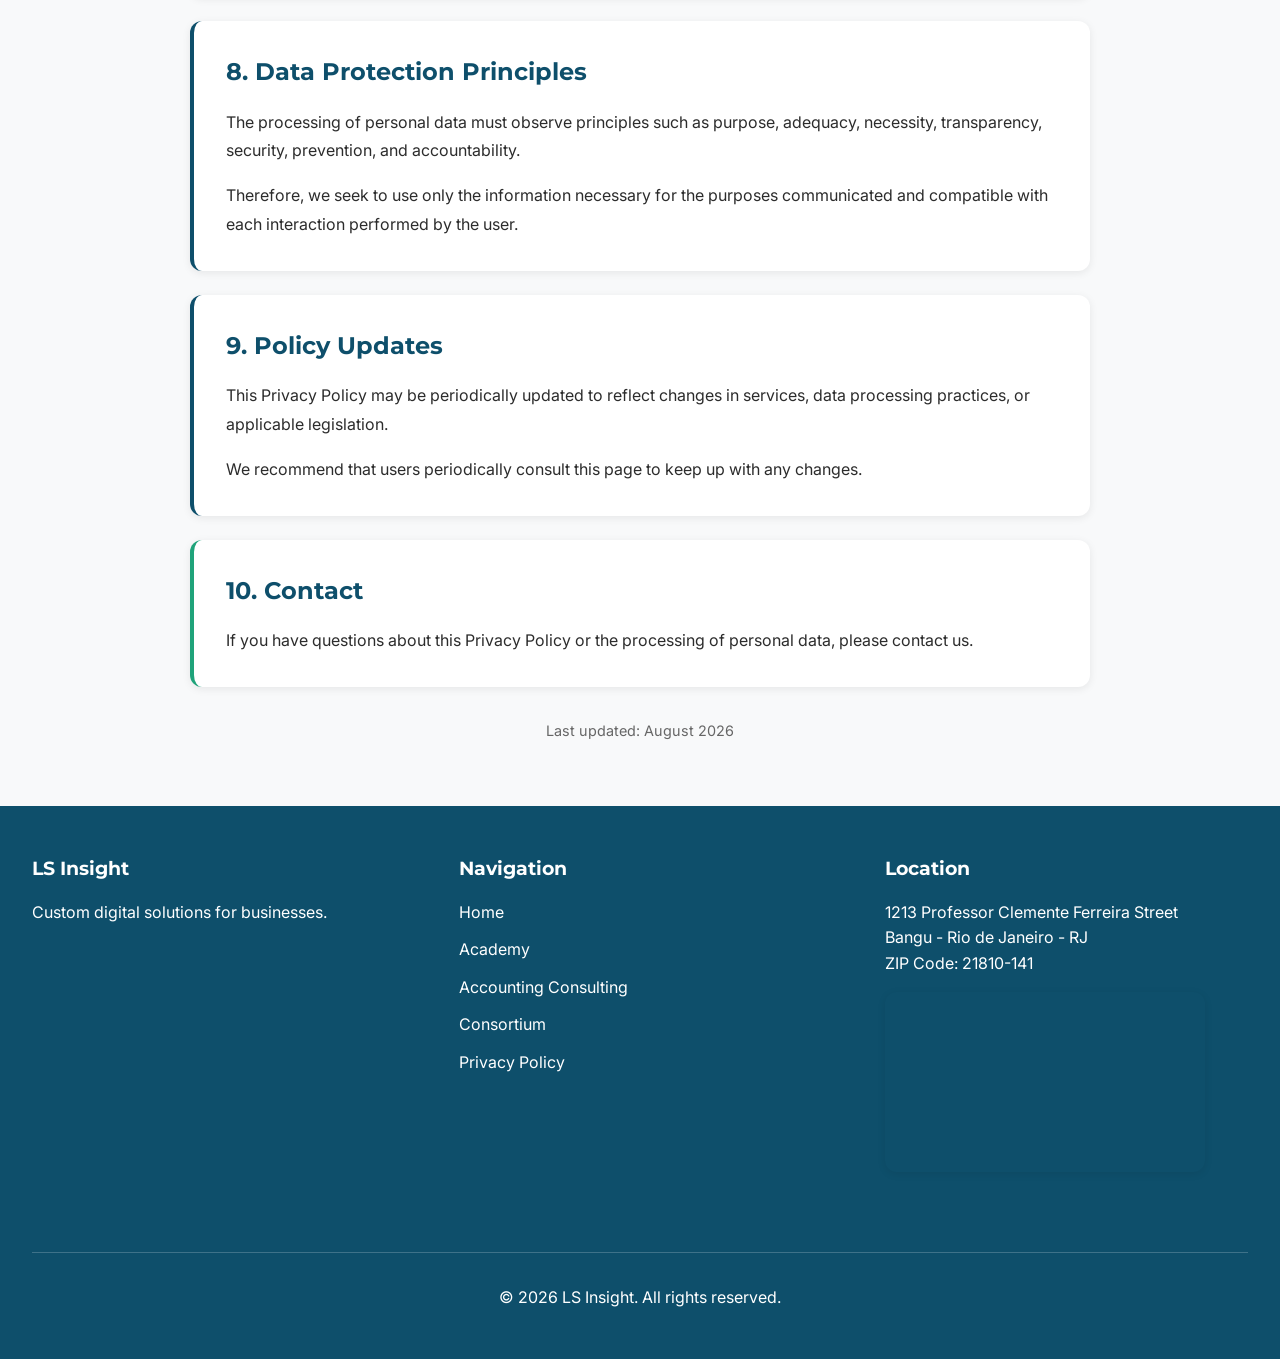
<file: privacy.html>
<!doctype html>
<html lang="pt-BR">
  <head>
    <meta charset="UTF-8" />
    <meta name="viewport" content="width=device-width, initial-scale=1.0" />

    <title>LS Insight | Inteligência de Software</title>

    <meta
      name="description"
      content="Soluções digitais sob medida para empresas. Automação, consultoria tecnológica e desenvolvimento de sistemas."
    />

    <meta
      name="keywords"
      content="tecnologia, software, automação, consultoria tecnológica, desenvolvimento de sistemas"
    />

    <meta name="author" content="LS Insight" />

    <link rel="stylesheet" href="./assets/css/style.css" />
    <link rel="stylesheet" href="./assets/css/reset.css" />
    <link rel="stylesheet" href="./assets/css/variables.css" />
    <link rel="stylesheet" href="./assets/css/header.css" />
    <link rel="stylesheet" href="./assets/css/hero.css" />
    <link rel="stylesheet" href="./assets/css/sections.css" />
    <link rel="stylesheet" href="./assets/css/privacy.css" />
    <link rel="stylesheet" href="./assets/css/footer.css" />
    <link rel="stylesheet" href="./assets/css/responsive.css" />
  </head>

  <body>
    <div id="cookie-banner">
      <p data-i18n="cookie_message">
        Utilizamos cookies para melhorar sua experiência de navegação.
      </p>

      <div class="cookie-actions">
        <button id="accept-cookies" data-i18n="accept_cookies">Aceitar</button>

        <button id="reject-cookies" data-i18n="reject_cookies">Recusar</button>
      </div>

      <a href="privacy.html" data-i18n="privacy_policy">
        Política de Privacidade
      </a>
    </div>
    <header id="site-header">
      <nav aria-label="Menu Principal">
        <div class="logo">
          <a href="index.html">
            <img src="./assets/images/logo/logo.png" alt="LS Insight" />
          </a>
        </div>

        <button
          id="menu-toggle"
          aria-label="Abrir menu"
          aria-expanded="false"
          aria-controls="main-menu"
        >
          ☰
        </button>

        <ul id="main-menu">
          <li>
            <a href="index.html" aria-current="page" data-i18n="menu_home">
              LS Insight
            </a>
          </li>

          <li>
            <a href="academy.html" data-i18n="menu_academy"> Academy </a>
          </li>

          <li>
            <a href="contabil.html" data-i18n="menu_accounting">
              Consultoria Contábil
            </a>
          </li>

          <li>
            <a href="consorcio.html" data-i18n="menu_consortium"> Consórcio </a>
          </li>
        </ul>

        <div class="language-selector">
          <button id="pt-btn">PT</button>

          <button id="en-btn">EN</button>
        </div>
      </nav>
    </header>

    <main>
      <section id="privacy-hero">
        <div class="privacy-hero-content">
          <span class="privacy-icon">🔒</span>

          <h1 data-i18n="privacy_title">Política de Privacidade</h1>

          <p data-i18n="privacy_subtitle">
            Transparência, segurança e respeito aos seus dados pessoais.
          </p>
        </div>
      </section>

      <section id="privacy-content">
        <div class="privacy-container">
          <p class="privacy-intro" data-i18n="privacy_intro">
            A LS Insight valoriza a privacidade e a segurança das informações de
            seus usuários, clientes e visitantes. Esta Política de Privacidade
            apresenta, de forma transparente, como os dados pessoais podem ser
            tratados durante a utilização de nosso site e de nossos canais de
            atendimento.
          </p>

          <article class="privacy-section">
            <h2 data-i18n="privacy_section_1_title">1. Sobre esta Política</h2>

            <p data-i18n="privacy_section_1_text_1">
              Esta Política de Privacidade tem como objetivo explicar como
              informações pessoais podem ser coletadas, utilizadas, armazenadas
              e protegidas durante a navegação no site da LS Insight.
            </p>

            <p data-i18n="privacy_section_1_text_2">
              O tratamento de dados pessoais é realizado de acordo com a
              legislação aplicável, especialmente a Lei Geral de Proteção de
              Dados Pessoais (LGPD), Lei nº 13.709/2018.
            </p>
          </article>

          <article class="privacy-section">
            <h2 data-i18n="privacy_section_2_title">
              2. Dados pessoais que podem ser coletados
            </h2>

            <p data-i18n="privacy_section_2_intro">
              Dependendo da interação realizada no site, poderão ser solicitadas
              informações necessárias para atendimento, comunicação ou prestação
              de serviços.
            </p>

            <ul>
              <li data-i18n="privacy_section_2_item_1">Nome;</li>
              <li data-i18n="privacy_section_2_item_2">Endereço de e-mail;</li>
              <li data-i18n="privacy_section_2_item_3">
                Número de telefone ou WhatsApp;
              </li>
              <li data-i18n="privacy_section_2_item_4">
                Nome da empresa, quando aplicável;
              </li>
              <li data-i18n="privacy_section_2_item_5">
                Informações fornecidas voluntariamente em formulários;
              </li>
              <li data-i18n="privacy_section_2_item_6">
                Informações técnicas relacionadas à navegação.
              </li>
            </ul>
          </article>

          <article class="privacy-section">
            <h2 data-i18n="privacy_section_3_title">
              3. Como utilizamos os dados
            </h2>

            <p data-i18n="privacy_section_3_intro">
              As informações fornecidas poderão ser utilizadas, conforme a
              finalidade aplicável, para:
            </p>

            <ul>
              <li data-i18n="privacy_section_3_item_1">
                Responder solicitações e mensagens;
              </li>
              <li data-i18n="privacy_section_3_item_2">
                Entrar em contato com usuários interessados em nossos serviços;
              </li>
              <li data-i18n="privacy_section_3_item_3">
                Realizar atendimentos e fornecer informações solicitadas;
              </li>
              <li data-i18n="privacy_section_3_item_4">
                Melhorar a experiência de navegação no site;
              </li>
              <li data-i18n="privacy_section_3_item_5">
                Garantir a segurança e o funcionamento adequado da plataforma.
              </li>
            </ul>
          </article>

          <article class="privacy-section">
            <h2 data-i18n="privacy_section_4_title">4. Cookies</h2>

            <p data-i18n="privacy_section_4_text_1">
              Nosso site pode utilizar cookies e tecnologias semelhantes para
              melhorar a experiência de navegação e armazenar determinadas
              preferências do usuário.
            </p>

            <p data-i18n="privacy_section_4_text_2">
              O banner de cookies permite que o usuário registre sua preferência
              em relação à utilização dessas tecnologias. A escolha realizada é
              armazenada localmente no navegador para evitar que o aviso seja
              apresentado novamente durante a navegação.
            </p>

            <p data-i18n="privacy_section_4_text_3">
              O usuário pode gerenciar ou excluir os dados armazenados pelo
              navegador por meio das configurações do próprio navegador.
            </p>
          </article>

          <article class="privacy-section">
            <h2 data-i18n="privacy_section_5_title">
              5. Segurança das informações
            </h2>

            <p data-i18n="privacy_section_5_text_1">
              A LS Insight busca adotar medidas técnicas e organizacionais
              adequadas para proteger os dados pessoais contra acessos não
              autorizados, perda, alteração, divulgação ou utilização indevida.
            </p>

            <p data-i18n="privacy_section_5_text_2">
              Apesar das medidas de segurança adotadas, nenhum sistema conectado
              à internet pode ser considerado completamente imune a riscos.
            </p>
          </article>

          <article class="privacy-section">
            <h2 data-i18n="privacy_section_6_title">
              6. Compartilhamento de dados
            </h2>

            <p data-i18n="privacy_section_6_text_1">
              Os dados pessoais não devem ser compartilhados de forma
              indiscriminada. Quando necessário, o compartilhamento poderá
              ocorrer para atender finalidades legítimas, obrigações legais ou
              operações necessárias à prestação dos serviços.
            </p>

            <p data-i18n="privacy_section_6_text_2">
              Sempre que aplicável, serão observadas as exigências previstas na
              legislação de proteção de dados pessoais.
            </p>
          </article>

          <article class="privacy-section">
            <h2 data-i18n="privacy_section_7_title">7. Direitos do titular</h2>

            <p data-i18n="privacy_section_7_text_1">
              A LGPD garante ao titular de dados pessoais diversos direitos
              relacionados ao tratamento de suas informações.
            </p>

            <p data-i18n="privacy_section_7_text_2">Entre eles estão:</p>

            <ul>
              <li data-i18n="privacy_section_7_item_1">
                Confirmação da existência de tratamento;
              </li>
              <li data-i18n="privacy_section_7_item_2">
                Acesso aos dados pessoais;
              </li>
              <li data-i18n="privacy_section_7_item_3">
                Correção de dados incompletos ou desatualizados;
              </li>
              <li data-i18n="privacy_section_7_item_4">
                Solicitação de anonimização, bloqueio ou eliminação, quando
                aplicável;
              </li>
              <li data-i18n="privacy_section_7_item_5">
                Informações sobre compartilhamento de dados;
              </li>
              <li data-i18n="privacy_section_7_item_6">
                Portabilidade, observadas as regulamentações aplicáveis;
              </li>
              <li data-i18n="privacy_section_7_item_7">
                Revogação do consentimento, quando essa for a base legal
                utilizada.
              </li>
            </ul>

            <p data-i18n="privacy_section_7_text_3">
              Esses direitos estão previstos na LGPD e podem estar sujeitos às
              condições e exceções estabelecidas pela legislação.
            </p>
          </article>

          <article class="privacy-section">
            <h2 data-i18n="privacy_section_8_title">
              8. Princípios de proteção de dados
            </h2>

            <p data-i18n="privacy_section_8_text_1">
              O tratamento de dados pessoais deve observar princípios como
              finalidade, adequação, necessidade, transparência, segurança,
              prevenção e responsabilização.
            </p>

            <p data-i18n="privacy_section_8_text_2">
              Dessa forma, buscamos utilizar somente as informações necessárias
              para as finalidades informadas e compatíveis com cada interação
              realizada pelo usuário.
            </p>
          </article>

          <article class="privacy-section">
            <h2 data-i18n="privacy_section_9_title">
              9. Atualizações desta Política
            </h2>

            <p data-i18n="privacy_section_9_text_1">
              Esta Política de Privacidade poderá ser atualizada periodicamente
              para refletir alterações nos serviços, nas práticas de tratamento
              de dados ou na legislação aplicável.
            </p>

            <p data-i18n="privacy_section_9_text_2">
              Recomendamos que o usuário consulte esta página periodicamente
              para acompanhar eventuais alterações.
            </p>
          </article>

          <article class="privacy-section privacy-contact">
            <h2 data-i18n="privacy_section_10_title">10. Contato</h2>

            <p data-i18n="privacy_section_10_text">
              Caso tenha dúvidas sobre esta Política de Privacidade ou sobre o
              tratamento de dados pessoais, entre em contato conosco.
            </p>
          </article>

          <p class="privacy-update" data-i18n="privacy_last_update">
            Última atualização: agosto de 2026
          </p>
        </div>
      </section>
    </main>

    <footer id="site-footer">
      <section>
        <h3>LS Insight</h3>

        <p data-i18n="footer_description">
          Soluções digitais sob medida para empresas.
        </p>
      </section>

      <section>
        <h3 data-i18n="footer_navigation">Navegação</h3>

        <nav>
          <a href="index.html" data-i18n="footer_home"> Home </a>

          <a href="academy.html" data-i18n="footer_academy"> Academy </a>

          <a href="contabil.html" data-i18n="footer_accounting">
            Consultoria Contábil
          </a>

          <a href="consorcio.html" data-i18n="footer_consortium"> Consórcio </a>

          <a href="privacy.html" data-i18n="footer_privacy">
            Política de Privacidade
          </a>
        </nav>
      </section>

      <section class="footer-location">
        <h3 data-i18n="footer_location">Localização</h3>

        <p>
          <span data-i18n="footer_address">
            Rua Professor Clemente Ferreira, 1213
          </span>

          <br />

          <span data-i18n="footer_city"> Bangu - Rio de Janeiro - RJ </span>

          <br />

          <span data-i18n="footer_zip"> CEP: 21810-141 </span>
        </p>

        <a
          href="https://www.google.com/maps/search/?api=1&query=Rua+Professor+Clemente+Ferreira%2C+1213%2C+Bangu%2C+Rio+de+Janeiro%2C+RJ%2C+21810-141"
          target="_blank"
          rel="noopener noreferrer"
          aria-label="Abrir localização da LS Insight no Google Maps"
        >
          <div class="footer-map">
            <iframe
              src="https://www.google.com/maps?q=Rua+Professor+Clemente+Ferreira,+1213,+Bangu,+Rio+de+Janeiro,+RJ,+21810-141&output=embed"
              loading="lazy"
              title="Localização da LS Insight"
            ></iframe>
          </div>
        </a>
      </section>

      <div class="footer-bottom">
        <p data-i18n="footer_rights">
          © 2026 LS Insight. Todos os direitos reservados.
        </p>
      </div>
    </footer>
    <script src="./assets/js/language.js"></script>
    <script src="./assets/js/validation.js"></script>
    <script src="./assets/js/main.js"></script>
    <a
      href="https://wa.me/5521920023944"
      class="whatsapp-float"
      target="_blank"
      rel="noopener noreferrer"
      aria-label="Conversar pelo WhatsApp"
    >
      <img src="./assets/images/icons/whatsapp.svg" alt="WhatsApp" />
    </a>
  </body>
</html>
</file>
<file: assets/css/style.css>
@import url("https://fonts.googleapis.com/css2?family=Inter:wght@400;500;600&family=Montserrat:wght@500;600;700&display=swap");

body {
  background: var(--color-background);
  color: var(--color-text);
  font-family: var(--font-body);
  line-height: 1.6;
}

main {
  width: min(100%, var(--container-width));
  margin: auto;
}

section {
  padding: var(--space-lg) var(--space-md);
}

h1,
h2,
h3 {
  font-family: var(--font-heading);
}

h1 {
  font-size: clamp(2rem, 4vw, 4rem);
}

h2 {
  font-size: clamp(1.8rem, 3vw, 2.5rem);
  margin-bottom: 1rem;
}

.highlight-primary,
.highlight-secondary {
  font-size: 1.25em;

  font-weight: 800;

  letter-spacing: 0.3px;

  text-shadow: 0 1px 3px rgba(0, 0, 0, 0.15);

  border-bottom: 2px solid rgba(255, 255, 255, 0.3);

  padding-bottom: 2px;
}

.highlight-primary {
  color: #ffffff;
}

.highlight-secondary {
  color: #d6f5ec;
}

#cookie-banner {
  position: fixed;
  bottom: 20px;
  left: 50%;
  transform: translateX(-50%);

  width: min(90%, 900px);

  background: #ffffff;
  border: 1px solid var(--color-border);

  border-radius: 12px;

  padding: 1rem 1.5rem;

  display: flex;
  align-items: center;
  justify-content: space-between;
  gap: 1rem;

  box-shadow: var(--shadow-md);

  z-index: 999;
}

#cookie-banner p {
  margin: 0;
  flex: 1;
}

#cookie-banner button {
  border: none;
  cursor: pointer;
  padding: 0.75rem 1rem;
  border-radius: 8px;
  font-weight: 600;
}

#accept-cookies {
  background: var(--color-secondary);
  color: white;
}

#reject-cookies {
  background: var(--color-border);
}

#cookie-banner a {
  color: var(--color-primary);
  font-weight: 600;
}

.cookie-actions {
  display: flex;
  gap: 0.75rem;
}

.service-icon {
  display: block;

  font-size: 3rem;

  margin-bottom: 1rem;
}

.services-container article {
  text-align: center;
}

#business-units {
  background: white;

  border-radius: 20px;
}

.business-units-container article {
  border-top: 4px solid var(--color-primary);
}

.differentials-grid {
  display: grid;

  grid-template-columns: repeat(auto-fit, minmax(250px, 1fr));

  gap: 1.5rem;

  margin-top: 2rem;
}

.differentials-grid article {
  background: white;

  padding: 1.5rem;

  border-radius: 12px;

  box-shadow: var(--shadow-sm);

  text-align: center;

  font-weight: 600;
}

#diagnostic {
  background: white;

  border-radius: 20px;

  box-shadow: var(--shadow-sm);

  max-width: 900px;
  margin: 0 auto;
}

#diagnostic h2 {
  text-align: center;
}

#diagnostic-form {
  display: grid;

  gap: 1rem;

  width: 100%;

  margin-top: 2rem;
}

#diagnostic-form input,
#diagnostic-form textarea {
  width: 100%;

  padding: 1rem;

  border: 1px solid var(--color-border);

  border-radius: 8px;
}

#diagnostic-form button {
  background: var(--color-secondary);

  color: white;

  border: none;

  padding: 1rem;

  border-radius: 8px;

  cursor: pointer;

  font-weight: 700;

  transition: 0.3s;
}

#diagnostic-form button:hover {
  background: var(--color-secondary-dark);
}

.input-error {
  border: 2px solid #dc3545 !important;
  outline: none;
}

.field-error {
  display: block;

  margin-top: 0.4rem;

  color: #dc3545;

  font-size: 0.85rem;

  font-weight: 600;
}

#contact {
  text-align: center;
}

#contact h2 {
  text-align: center;
}

#contact p {
  margin: 1rem auto;
  max-width: none;
}

#contact a {
  color: var(--color-primary);
  font-weight: 600;
}

.footer-location {
  min-width: 0;
}

.footer-location p {
  line-height: 1.6;
  margin-bottom: 1rem;
}

.footer-map {
  width: 100%;
  max-width: 320px;
  height: 180px;

  overflow: hidden;

  border-radius: var(--radius-md);

  box-shadow: var(--shadow-sm);

  transition: 0.3s;
}

.footer-map:hover {
  transform: translateY(-3px);
  box-shadow: var(--shadow-md);
}

.footer-map iframe {
  width: 100%;
  height: 100%;

  border: 0;

  display: block;

  pointer-events: none;
}

.whatsapp-float {
  position: fixed;

  bottom: 25px;

  right: 25px;

  width: 65px;
  height: 65px;

  display: flex;

  align-items: center;
  justify-content: center;

  background: #25d366;

  border-radius: 50%;

  box-shadow: 0 4px 15px rgba(0, 0, 0, 0.25);

  z-index: 999;

  transition: 0.3s;
}

.whatsapp-float:hover {
  transform: scale(1.1);
}

.whatsapp-float img {
  width: 34px;
  height: 34px;
}
</file>
<file: assets/css/variables.css>
:root {
  --color-primary: #0e4f6b;
  --color-primary-dark: #08384c;

  --color-secondary: #1fa37a;
  --color-secondary-dark: #16805f;

  --color-text: #2c2c2c;

  --color-background: #f8f9fa;
  --color-surface: #ffffff;
  --color-border: #e9ecef;

  --accounting-primary: #2c2c2c;
  --accounting-secondary: #c9a227;
  --accounting-light: #f5f5f5;

  --consortium-primary: #5b3a29;
  --consortium-primary-dark: #452b1f;

  --consortium-secondary: #c58b39;
  --consortium-secondary-dark: #a8742d;

  --consortium-light: #f8f3ed;

  --font-heading: "Montserrat", sans-serif;
  --font-body: "Inter", sans-serif;

  --space-xs: 0.5rem;
  --space-sm: 1rem;
  --space-md: 2rem;
  --space-lg: 4rem;
  --space-xl: 6rem;

  --container-width: 1200px;

  --shadow-sm: 0 2px 8px rgba(0, 0, 0, 0.08);
  --shadow-md: 0 8px 20px rgba(0, 0, 0, 0.1);

  --radius-sm: 8px;
  --radius-md: 12px;
  --radius-lg: 16px;
}
</file>
<file: assets/css/header.css>
#site-header {
  background: #ffffff;
  position: sticky;
  top: 0;
  z-index: 100;
  box-shadow: var(--shadow-sm);
}

#site-header nav {
  width: min(100%, 1200px);
  margin: auto;

  display: flex;
  align-items: center;
  justify-content: space-between;

  padding: 1rem 2rem;
}

#main-menu {
  display: flex;
  gap: 2rem;
}

#main-menu a {
  color: var(--color-primary);
  font-weight: 600;
}

#main-menu a:hover {
  color: var(--color-secondary);
}

#menu-toggle {
  display: none;

  background: none;
  border: none;

  font-size: 2rem;

  cursor: pointer;

  color: var(--color-primary);
}

.language-selector {
  display: flex;
  gap: 0.5rem;
}

.language-selector button {
  width: 42px;
  height: 42px;

  border-radius: 50%;

  border: 2px solid var(--color-primary);

  background: white;

  color: var(--color-primary);

  cursor: pointer;

  transition: 0.3s;
}

.language-selector button:hover {
  background: var(--color-primary);
  color: white;
}

.logo {
  display: flex;
  align-items: center;
}

.logo img {
  height: 60px;
  width: auto;
  display: block;
}

/* Mobile */

@media (max-width: 768px) {
  #menu-toggle {
    display: block;
  }

  #main-menu {
    display: none;

    position: absolute;

    top: 100%;

    left: 0;

    width: 100%;

    background: white;

    flex-direction: column;

    padding: 1rem;

    box-shadow: var(--shadow-md);
  }

  #main-menu.active {
    display: flex;
  }

  #site-header nav {
    position: relative;
  }
}
</file>
<file: assets/css/hero.css>
#hero {
  min-height: 80vh;

  display: flex;
  align-items: center;
  justify-content: center;

  text-align: center;

  background: linear-gradient(135deg, #0e4f6b, #0c607f);

  color: white;
}

.hero-content {
  max-width: 900px;
}

.hero-content p {
  margin: 2rem auto;
}

.hero-buttons {
  display: flex;
  justify-content: center;
  gap: 1rem;
  flex-wrap: wrap;
}

.hero-buttons a {
  padding: 1rem 2rem;

  border-radius: 12px;

  transition: 0.3s;
}

.hero-buttons a:first-child {
  background: var(--color-secondary);
  color: white;
}

.hero-buttons a:last-child {
  border: 2px solid white;
  color: white;
}

#hero .typing-word {
  color: #4fc3f7;

  font-weight: 800;

  border-right: 3px solid #4fc3f7;

  text-shadow:
    0 0 8px rgba(79, 195, 247, 0.3),
    0 0 16px rgba(79, 195, 247, 0.2);
}

@keyframes blinkCursor {
  0%,
  50% {
    border-color: currentColor;
  }

  51%,
  100% {
    border-color: transparent;
  }
}
</file>
<file: assets/css/sections.css>
.services-container,
.business-units-container {
  display: grid;

  grid-template-columns: repeat(2, 1fr);

  gap: 2rem;

  margin-top: 2rem;
}

.services-container article,
.business-units-container article {
  background: white;

  padding: 2rem;

  border-radius: 16px;

  box-shadow: var(--shadow-sm);

  transition: 0.3s;
}

.services-container article:hover,
.business-units-container article:hover {
  transform: translateY(-5px);

  box-shadow: var(--shadow-md);
}

.services-container article p,
.business-units-container article p,
.differentials-grid article p {
  margin-top: 1rem;

  font-size: 0.95rem;

  line-height: 1.6;
}

.services-container article h3,
.business-units-container article h3,
.differentials-grid article h3 {
  margin-top: 0.5rem;

  color: var(--color-primary);
}

#about {
  text-align: center;

  margin: 3rem auto 0;

  position: relative;

  background-image:
    linear-gradient(rgba(14, 79, 107, 0.94), rgba(31, 163, 122, 0.88)),
    url("../images/about/office-tech.jpg");

  background-size: cover;
  background-position: center;
  background-attachment: fixed;

  color: white;

  max-width: 1200px;

  box-shadow: var(--shadow-md);
}

#about-academy {
  text-align: center;

  margin: 3rem auto 0;

  position: relative;

  background:
    linear-gradient(rgba(14, 79, 107, 0.92), rgba(22, 104, 138, 0.9)),
    url("../images/academy/academy-bg.jpg");

  background-size: cover;
  background-position: center;
  background-attachment: fixed;

  color: white;

  max-width: 1200px;

  box-shadow: var(--shadow-md);
}

#about-accounting {
  text-align: center;

  margin: 3rem auto;

  background:
    linear-gradient(rgba(14, 79, 107, 0.92), rgba(31, 41, 55, 0.92)),
    url("../images/accounting/accounting-bg.jpg");

  background-size: cover;
  background-position: center;
  background-attachment: fixed;

  color: white;

  max-width: 1200px;

  box-shadow: var(--shadow-md);
}

#about h2 {
  color: var(--color-background);
}

#about p {
  margin: 1.5rem auto;
  color: rgba(255, 255, 255, 0.95);

  font-size: 1.1rem;
}

.about-overlay {
  padding: 4rem 3rem;
}

#cta-section {
  margin: 2rem auto;

  background: linear-gradient(
    135deg,
    var(--color-primary),
    var(--color-secondary)
  );

  border-radius: 20px;

  color: white;

  text-align: center;

  box-shadow: var(--shadow-md);
}

.cta-container {
  padding: 4rem 2rem;

  max-width: 900px;

  margin: auto;
}

.cta-container h2 {
  color: white;

  margin-bottom: 1rem;
}

.cta-container p {
  margin: 0 auto 2rem;

  max-width: 700px;

  font-size: 1.1rem;
}

.cta-button {
  display: inline-block;

  padding: 1rem 2rem;

  background: white;

  color: var(--color-primary);

  font-weight: 700;

  border-radius: 10px;

  transition: 0.3s;
}

.cta-button:hover {
  transform: translateY(-3px);

  box-shadow: var(--shadow-md);
}
</file>
<file: assets/css/footer.css>
#site-footer {
  background: var(--color-primary);

  color: white;

  display: grid;

  grid-template-columns: repeat(3, 1fr);

  gap: 4rem;

  padding: 3rem 2rem;
}

#site-footer section {
  padding: 0;
}

#site-footer h3 {
  margin-bottom: 1rem;
}

#site-footer section {
  padding: 0;
}

#site-footer nav {
  display: flex;
  flex-direction: column;
  gap: 0.75rem;
}

#site-footer a {
  color: white;
}

.footer-bottom {
  grid-column: 1 / -1;

  text-align: center;

  padding-top: 2rem;

  border-top: 1px solid rgba(255, 255, 255, 0.2);

  margin-top: 1rem;
}
</file>
<file: assets/css/responsive.css>
/* Tablet */

@media (max-width: 992px) {
}

/* Mobile */

@media (max-width: 768px) {
  #menu-toggle {
    display: block;
  }

  #main-menu {
    display: none;
  }

  .hero-buttons {
    flex-direction: column;
  }

  section {
    padding: 3rem 1rem;
  }

  .services-container {
    grid-template-columns: 1fr;
  }

  #site-footer {
    grid-template-columns: 1fr;

    text-align: center;
  }

  .footer-location {
    display: flex;
    flex-direction: column;
    align-items: center;
  }

  .footer-map {
    width: 100%;
    max-width: 320px;
    margin: 0 auto;
  }

  #cookie-banner {
    width: calc(100% - 2rem);

    flex-direction: column;

    text-align: center;
  }

  .cookie-actions {
    width: 100%;

    flex-direction: column;
  }

  .cookie-actions button {
    width: 100%;
  }

  .courses-grid,
  .paths-grid,
  .benefits-grid {
    grid-template-columns: 1fr;
  }

  #academy-hero {
    min-height: 60vh;
  }

  .academy-hero-buttons {
    flex-direction: column;
  }

  .paths-grid,
  .benefits-grid {
    grid-template-columns: 1fr;
  }

  .services-grid,
  .benefits-grid {
    grid-template-columns: 1fr;
  }

  .service-card img {
    height: 200px;
  }

  .service-content {
    padding: 1.5rem;
  }

  #consortium-hero {
    min-height: 60vh;
  }

  #consortium-hero .hero-buttons {
    flex-direction: column;
    align-items: center;
  }

  #about-consortium p {
    font-size: 1rem;
  }

  .services-grid {
    grid-template-columns: 1fr;
  }

  .services-grid {
    grid-template-columns: 1fr;
  }

  .benefits-grid {
    grid-template-columns: 1fr;
  }

  #consortium-cta {
    padding: 3rem 1.5rem;
  }

  #simulation-form {
    width: 100%;
  }

  #simulation-form input,
  #simulation-form textarea,
  #simulation-form select {
    font-size: 16px;
  }

  .service-card img {
    height: 180px;
  }

  section {
    padding: 2.5rem 1rem;
  }

  #privacy-hero {
    min-height: 40vh;
  }

  .privacy-hero-content {
    padding: 2.5rem 1rem;
  }

  .privacy-icon {
    font-size: 3rem;
  }

  #privacy-content {
    padding: 3rem 1rem;
  }

  .privacy-section {
    padding: 1.5rem;

    margin-bottom: 1rem;
  }

  .privacy-section h2 {
    font-size: 1.3rem;
  }

  .privacy-intro {
    font-size: 1rem;
  }
}

/* Mobile pequeno */

@media (max-width: 480px) {
  #privacy-hero {
    min-height: 35vh;
  }

  .privacy-hero-content h1 {
    font-size: 2rem;
  }

  .privacy-section {
    padding: 1.25rem;

    border-left-width: 3px;
  }
}
</file>
<file: assets/css/academy.css>
#academy-hero {
  min-height: 80vh;

  display: flex;
  align-items: center;
  justify-content: center;

  text-align: center;

  background: linear-gradient(135deg, #1fa37a, #16805f);

  color: white;
}

.academy-hero-content {
  max-width: 900px;

  padding: 2rem;
}

.academy-hero-content p {
  margin: 2rem auto;
}

.academy-hero-buttons {
  display: flex;
  justify-content: center;
  gap: 1rem;
  flex-wrap: wrap;
}

.academy-hero-buttons a {
  padding: 1rem 2rem;

  border-radius: 12px;

  transition: 0.3s;
}

.academy-hero-buttons a:first-child {
  background: var(--color-primary);
  color: white;
}

.academy-hero-buttons a:last-child {
  border: 2px solid white;
  color: white;
}

#academy-hero .typing-word {
  color: #7ce8a8;

  font-weight: 800;

  border-right: 3px solid #7ce8a8;

  text-shadow:
    0 0 8px rgba(124, 232, 168, 0.25),
    0 0 16px rgba(124, 232, 168, 0.15);
}

#about-academy .about-content {
  max-width: 900px;

  margin: 0 auto;

  text-align: center;
}

#about-academy p {
  max-width: 800px;

  margin: 1.5rem auto;

  font-size: 1.1rem;

  line-height: 1.8;
}

.courses-grid {
  display: grid;

  grid-template-columns: repeat(auto-fit, minmax(300px, 1fr));

  gap: 2rem;
}

.course-card {
  background: white;

  border-radius: 20px;

  overflow: hidden;

  box-shadow: var(--shadow-sm);

  transition: 0.3s;
}

.course-card {
  position: relative;
}

.course-card::before {
  content: "";

  position: absolute;

  top: 0;
  left: 0;

  width: 100%;
  height: 5px;

  background: var(--color-secondary);
}

.course-card:hover {
  transform: translateY(-8px);

  box-shadow: var(--shadow-md);
}

.course-card img {
  width: 100%;

  height: 220px;

  object-fit: cover;

  display: block;
}

.course-content {
  padding: 2rem;

  display: flex;

  flex-direction: column;

  gap: 1rem;
}

.course-details {
  display: flex;

  flex-direction: column;

  gap: 0.75rem;

  margin-top: 1rem;

  padding-top: 1rem;

  border-top: 1px solid var(--color-border);
}

.course-details span {
  display: flex;

  align-items: center;

  gap: 0.5rem;

  color: var(--color-text);

  font-size: 0.95rem;
}

.course-content h3 {
  color: var(--color-primary);

  font-size: 1.35rem;

  margin-bottom: 0.5rem;
}

.course-btn {
  margin-top: 1rem;

  display: inline-block;

  text-align: center;

  background: var(--color-secondary);

  color: white;

  padding: 0.8rem 1rem;

  border-radius: 10px;

  font-weight: 600;

  transition: 0.3s;
}

.course-btn:hover {
  background: var(--color-secondary-dark);

  transform: translateY(-2px);
}

.benefits-grid {
  display: grid;

  grid-template-columns: repeat(2, 1fr);

  gap: 2rem;

  margin-top: 2rem;
}

.benefits-grid article {
  background: white;

  padding: 2rem;

  border-radius: 16px;

  text-align: center;

  box-shadow: var(--shadow-sm);

  transition: 0.3s;
}

.benefits-grid article:hover {
  transform: translateY(-5px);

  box-shadow: var(--shadow-md);
}

.benefit-icon {
  display: block;

  font-size: 3rem;

  margin-bottom: 1rem;
}

.benefits-grid h3 {
  color: var(--color-primary);

  margin-bottom: 1rem;
}

.benefits-grid p {
  color: #666;

  line-height: 1.6;
}

#academy-cta {
  text-align: center;

  padding: 5rem 2rem;

  border-radius: 20px;

  background: linear-gradient(135deg, #1fa37a, #16805f);

  color: white;

  margin: 4rem 0;
}

#academy-cta a {
  display: inline-block;

  margin-top: 1.5rem;

  background: white;

  color: #16805f;

  padding: 1rem 2rem;

  border-radius: 12px;

  font-weight: 700;
}

#academy-contact {
  background: white;

  border-radius: 20px;

  box-shadow: var(--shadow-sm);
}

#academy-contact h2 {
  text-align: center;

  margin-bottom: 2rem;

  color: var(--accounting-primary);
}

#academy-contact form {
  max-width: 800px;

  margin: auto;

  display: grid;

  gap: 1rem;
}

#academy-contact input,
#academy-contact textarea {
  width: 100%;

  padding: 1rem;

  border: 1px solid var(--color-border);

  border-radius: 8px;
}

#academy-contact button {
  background: #1fa37a;

  color: white;

  border: none;

  padding: 1rem;

  border-radius: 8px;

  font-weight: 700;
}

.fade-up {
  opacity: 0;

  transform: translateY(40px);

  transition: 0.8s ease;
}

.fade-up.show {
  opacity: 1;

  transform: translateY(0);
}
</file>
<file: assets/css/consortium.css>
#consortium-hero {
  min-height: 80vh;

  display: flex;
  align-items: center;
  justify-content: center;

  text-align: center;

  background: linear-gradient(rgba(91, 58, 41, 0.92), rgba(69, 43, 31, 0.92));

  background-size: cover;
  background-position: center;

  color: white;
}

.consortium-hero-content {
  max-width: 900px;

  padding: 2rem;
}

.consortium-hero-content p {
  margin: 2rem auto;
}

#consortium-hero .typing-word {
  color: #f0c36d;

  font-weight: 800;

  border-right: 3px solid #f0c36d;

  text-shadow:
    0 0 8px rgba(240, 195, 109, 0.3),
    0 0 16px rgba(240, 195, 109, 0.15);
}

#about-consortium {
  text-align: center;

  margin: 3rem auto 0;

  position: relative;

  background-image:
    linear-gradient(rgba(91, 58, 41, 0.88), rgba(197, 139, 57, 0.82)),
    url("../images/consortium/about.jpg");

  background-size: cover;

  background-position: center;

  background-attachment: fixed;

  color: white;

  max-width: 1200px;

  box-shadow: var(--shadow-md);
}

#about-consortium h2 {
  color: white;
}

#about-consortium p {
  color: rgba(255, 255, 255, 0.95);

  margin: 1.5rem auto;

  font-size: 1.1rem;
}

#about-consortium .about-overlay {
  padding: 4rem 3rem;
}

.service-card {
  background: white;

  border-radius: 20px;

  overflow: hidden;

  position: relative;

  transition: 0.35s;

  box-shadow: var(--shadow-sm);
}

.service-card:hover {
  transform: translateY(-8px);

  box-shadow: var(--shadow-md);
}

.service-card::before {
  content: "";

  position: absolute;

  top: 0;

  left: 0;

  width: 100%;

  height: 5px;

  background: linear-gradient(90deg, var(--consortium-secondary), #f0c36d);
}

.service-card img {
  width: 100%;

  height: 220px;

  object-fit: cover;
}

.service-content {
  padding: 1.8rem;
}

.service-content h3 {
  color: var(--consortium-primary);

  margin-bottom: 1rem;
}

.service-content p {
  line-height: 1.7;

  margin-bottom: 1.5rem;
}

.service-details {
  display: flex;

  flex-direction: column;

  gap: 0.8rem;

  margin-bottom: 1.8rem;
}

.service-details span {
  display: flex;

  align-items: center;

  gap: 0.5rem;
}

.service-btn {
  display: inline-block;

  background: var(--consortium-secondary);

  color: white;

  padding: 0.9rem 1.6rem;

  border-radius: 10px;

  font-weight: 700;

  transition: 0.3s;
}

.service-btn:hover {
  background: var(--consortium-secondary-dark);

  transform: translateY(-2px);
}

.benefits-grid {
  display: grid;

  grid-template-columns: repeat(auto-fit, minmax(250px, 1fr));

  gap: 2rem;

  margin-top: 2rem;
}

.benefits-grid article {
  background: white;

  padding: 2rem;

  border-radius: 18px;

  text-align: center;

  box-shadow: var(--shadow-sm);

  transition: 0.3s;
}

.benefits-grid article:hover {
  transform: translateY(-6px);

  box-shadow: var(--shadow-md);
}

.benefit-icon {
  display: block;

  font-size: 3rem;

  margin-bottom: 1rem;
}

.stats-grid {
  display: grid;

  grid-template-columns: repeat(auto-fit, minmax(220px, 1fr));

  gap: 2rem;

  text-align: center;
}

.stats-grid article {
  background: white;

  padding: 2rem;

  border-radius: 18px;

  text-align: center;

  box-shadow: var(--shadow-sm);

  transition: 0.3s;
}

.stats-grid article:hover {
  transform: translateY(-6px);

  box-shadow: var(--shadow-md);
}

.stats-grid h3 {
  margin: 0.5rem 0;

  font-size: 2.3rem;

  color: var(--consortium-secondary);
}

.stats-grid p {
  margin: 0;

  font-size: 1rem;

  color: var(--color-text);
}

.stat-icon {
  display: block;

  font-size: 3rem;

  margin-bottom: 1rem;

  transition: transform 0.3s ease;
}

.stats-grid article:hover .stat-icon {
  transform: scale(1.15);
}

#consortium-cta {
  background: linear-gradient(
    135deg,
    var(--consortium-primary),
    var(--consortium-secondary)
  );

  color: white;

  text-align: center;

  border-radius: 20px;

  padding: 4rem 2rem;

  margin: 5rem 0;
}

#consortium-cta a {
  display: inline-block;

  margin-top: 2rem;

  padding: 1rem 2rem;

  border-radius: 12px;

  background: white;

  color: var(--consortium-primary);

  font-weight: 700;

  transition: 0.3s;
}

#consortium-cta a:hover {
  transform: translateY(-3px);
}

#simulation {
  background: white;

  border-radius: 20px;

  box-shadow: var(--shadow-sm);
}

#simulation-form {
  display: grid;

  gap: 1rem;

  max-width: 800px;

  margin: 2rem auto 0;
}

#simulation-form input,
#simulation-form textarea,
#simulation-form select {
  width: 100%;

  padding: 1rem;

  border: 1px solid var(--color-border);

  border-radius: 8px;
}

#simulation-form button {
  background: var(--consortium-secondary);

  color: white;

  border: none;

  padding: 1rem;

  border-radius: 8px;

  cursor: pointer;

  font-weight: 700;

  transition: 0.3s;
}

#simulation-form button:hover {
  background: var(--consortium-secondary-dark);
}
</file>
<file: assets/css/accounting.css>
#accounting-hero {
  min-height: 80vh;

  display: flex;
  align-items: center;
  justify-content: center;

  text-align: center;

  background: linear-gradient(135deg, #1f2937, #374151);

  color: white;
}

.accounting-hero-content {
  max-width: 900px;

  padding: 2rem;
}

.accounting-hero-content p {
  margin: 2rem auto;
}

.accounting-hero-buttons {
  display: flex;
  justify-content: center;
  gap: 1rem;
  flex-wrap: wrap;
}

.accounting-hero-buttons a {
  padding: 1rem 2rem;

  border-radius: 12px;

  transition: 0.3s;
}

.accounting-hero-buttons a:first-child {
  background: var(--color-primary);
  color: white;
}

.accounting-hero-buttons a:last-child {
  border: 2px solid white;
  color: white;
}

#accounting-hero .typing-word {
  color: #f4d35e;

  font-weight: 800;

  border-right: 3px solid #f4d35e;

  text-shadow:
    0 0 8px rgba(244, 211, 94, 0.25),
    0 0 16px rgba(244, 211, 94, 0.15);
}

#about-accounting .about-content {
  max-width: 900px;

  margin: 0 auto;

  text-align: center;
}

#about-accounting p {
  max-width: 800px;

  margin: 1.5rem auto;

  font-size: 1.1rem;

  line-height: 1.8;
}

.services-grid {
  display: grid;

  grid-template-columns: repeat(auto-fit, minmax(320px, 1fr));

  gap: 2rem;

  margin-top: 2rem;
}

.service-card {
  background: white;

  border-radius: 20px;

  overflow: hidden;

  box-shadow: var(--shadow-sm);

  transition: 0.3s;

  position: relative;
}

.service-card::before {
  content: "";

  position: absolute;

  top: 0;
  left: 0;

  width: 100%;
  height: 5px;

  background: linear-gradient(90deg, var(--accounting-secondary), #f4d35e);
}

.service-card:hover {
  transform: translateY(-8px);

  box-shadow: var(--shadow-md);
}

.service-card img {
  width: 100%;

  height: 220px;

  object-fit: cover;
}

.service-content {
  padding: 1.8rem;
}

.service-content h3 {
  color: var(--accounting-primary);

  margin-bottom: 1rem;
}

.service-content p {
  margin-bottom: 1.5rem;

  line-height: 1.6;
}

.service-details {
  display: flex;

  flex-direction: column;

  gap: 0.75rem;

  margin-bottom: 1.5rem;
}

.service-details span {
  display: flex;

  align-items: center;

  gap: 0.5rem;

  font-size: 0.95rem;
}

.service-btn {
  display: inline-block;

  background: var(--accounting-secondary);

  color: white;

  padding: 0.9rem 1.5rem;

  border-radius: 10px;

  font-weight: 700;

  transition: 0.3s;
}

.service-btn:hover {
  background: #b68f1c;

  transform: translateY(-2px);
}

#accounting-benefits {
  margin-top: 4rem;
}

#accounting-benefits h2 {
  text-align: center;
}

.benefits-grid {
  display: grid;

  grid-template-columns: repeat(auto-fit, minmax(260px, 1fr));

  gap: 2rem;

  margin-top: 2rem;
}

.benefits-grid article {
  background: white;

  padding: 2rem;

  border-radius: 20px;

  text-align: center;

  box-shadow: var(--shadow-sm);

  transition: 0.3s;
}

.benefits-grid article:hover {
  transform: translateY(-5px);

  box-shadow: var(--shadow-md);
}

.benefit-icon {
  display: block;

  font-size: 3rem;

  margin-bottom: 1rem;
}

.benefits-grid h3 {
  color: var(--accounting-primary);

  margin-bottom: 1rem;
}

.benefits-grid p {
  line-height: 1.6;
}

#accounting-cta {
  background: linear-gradient(135deg, #2c2c2c, #444444);

  color: white;

  text-align: center;

  padding: 5rem 2rem;

  border-radius: 20px;

  margin: 4rem 0;
}

#accounting-cta h2 {
  margin-bottom: 1rem;
}

#accounting-cta p {
  max-width: 700px;

  margin: 0 auto 2rem;
}

#accounting-cta a {
  display: inline-block;

  background: #c9a227;

  color: white;

  padding: 1rem 2rem;

  border-radius: 10px;

  font-weight: 700;

  transition: 0.3s;
}

#accounting-cta a:hover {
  transform: translateY(-3px);
}

#accounting-form {
  background: white;

  border-radius: 20px;

  box-shadow: var(--shadow-sm);
}

#accounting-form h2 {
  text-align: center;

  margin-bottom: 2rem;

  color: var(--accounting-primary);
}

#accounting-form form {
  max-width: 800px;

  margin: auto;

  display: grid;

  gap: 1rem;
}

#accounting-form input,
#accounting-form select,
#accounting-form textarea {
  width: 100%;

  padding: 1rem;

  border: 1px solid var(--color-border);

  border-radius: 8px;
}

#accounting-form button {
  background: #c9a227;

  color: white;

  border: none;

  padding: 1rem;

  border-radius: 10px;

  font-weight: 700;

  cursor: pointer;

  transition: 0.3s;
}

#accounting-form button:hover {
  background: #b38f1f;
}
</file>
<file: assets/css/privacy.css>
#privacy-hero {
  min-height: 45vh;

  display: flex;
  align-items: center;
  justify-content: center;

  text-align: center;

  background: linear-gradient(rgba(14, 79, 107, 0.96), rgba(8, 56, 76, 0.96));

  color: white;
}

.privacy-hero-content {
  max-width: 800px;

  padding: 3rem 1.5rem;
}

.privacy-icon {
  display: block;

  font-size: 3.5rem;

  margin-bottom: 1rem;
}

.privacy-hero-content h1 {
  margin-bottom: 1rem;
}

.privacy-hero-content p {
  margin: auto;

  font-size: 1.15rem;

  color: rgba(255, 255, 255, 0.9);
}

#privacy-content {
  background: var(--color-background);

  padding: 4rem 1.5rem;
}

.privacy-container {
  width: min(100%, 900px);

  margin: auto;
}

.privacy-intro {
  font-size: 1.1rem;

  line-height: 1.8;

  margin-bottom: 3rem;

  color: var(--color-text);
}

.privacy-section {
  background: var(--color-surface);

  padding: 2rem;

  margin-bottom: 1.5rem;

  border-radius: var(--radius-md);

  box-shadow: var(--shadow-sm);

  border-left: 4px solid var(--color-primary);
}

.privacy-section h2 {
  color: var(--color-primary);

  font-size: 1.5rem;

  margin-bottom: 1rem;
}

.privacy-section p {
  max-width: none;

  margin-bottom: 1rem;

  line-height: 1.8;
}

.privacy-section p:last-child {
  margin-bottom: 0;
}

.privacy-section ul {
  margin: 1rem 0 0;

  padding-left: 1.5rem;
}

.privacy-section li {
  margin-bottom: 0.6rem;

  line-height: 1.6;
}

.privacy-section a {
  color: var(--color-primary);

  font-weight: 600;
}

.privacy-section a:hover {
  color: var(--color-secondary);
}

.privacy-contact {
  border-left-color: var(--color-secondary);
}

.privacy-update {
  text-align: center;

  margin-top: 2rem;

  font-size: 0.9rem;

  color: #666;
}
</file>
